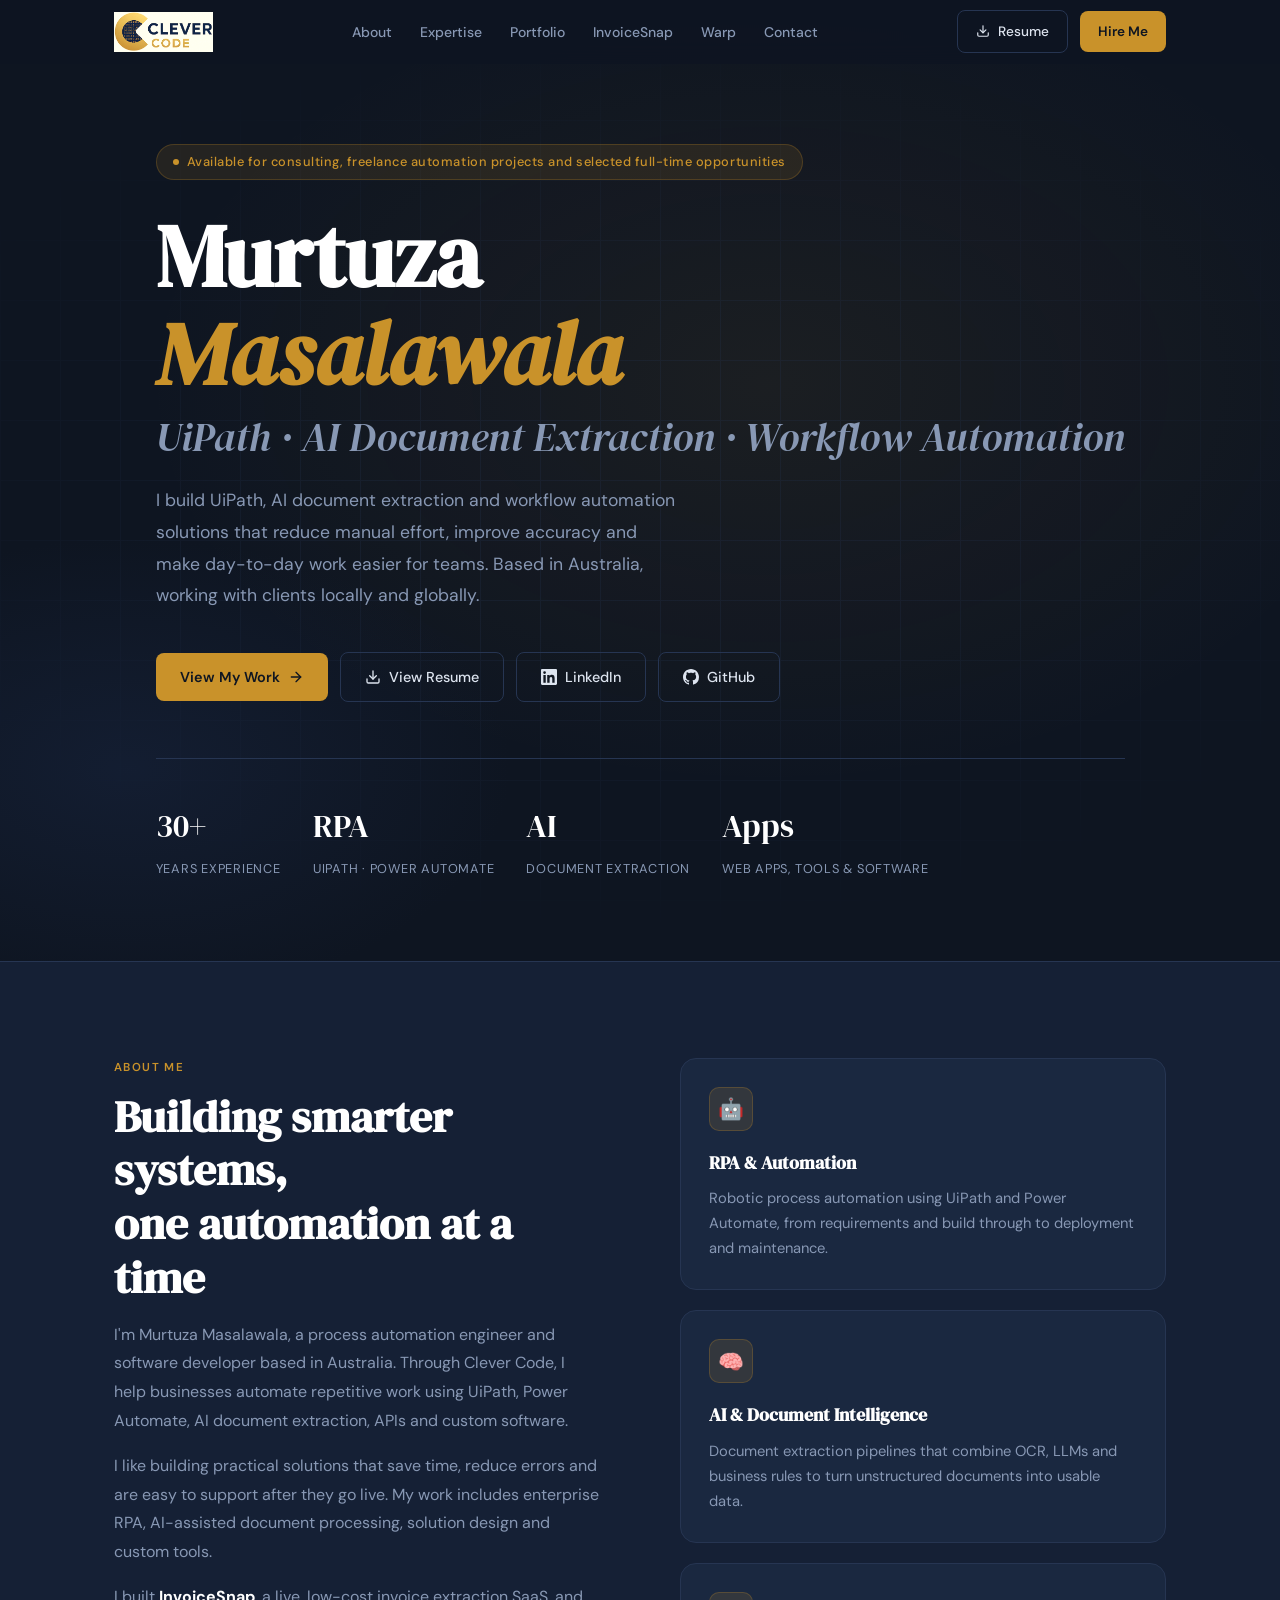
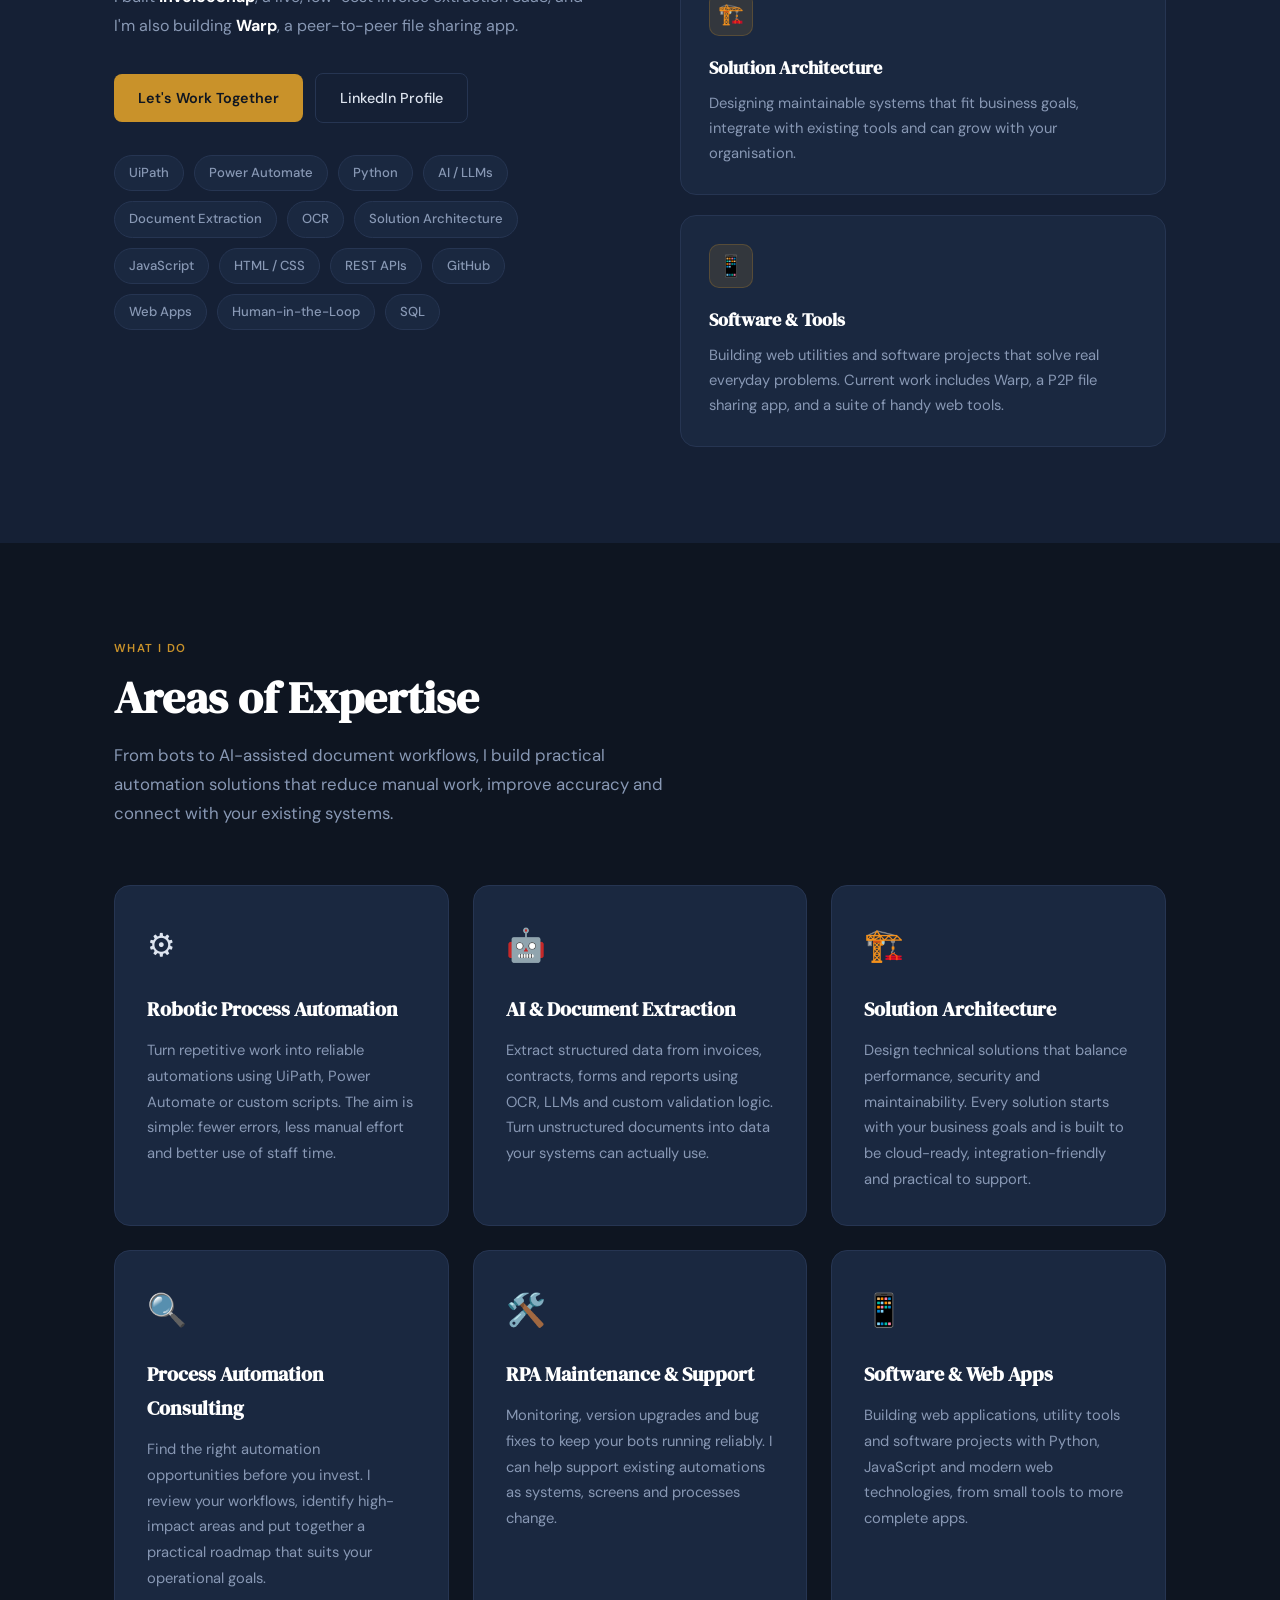
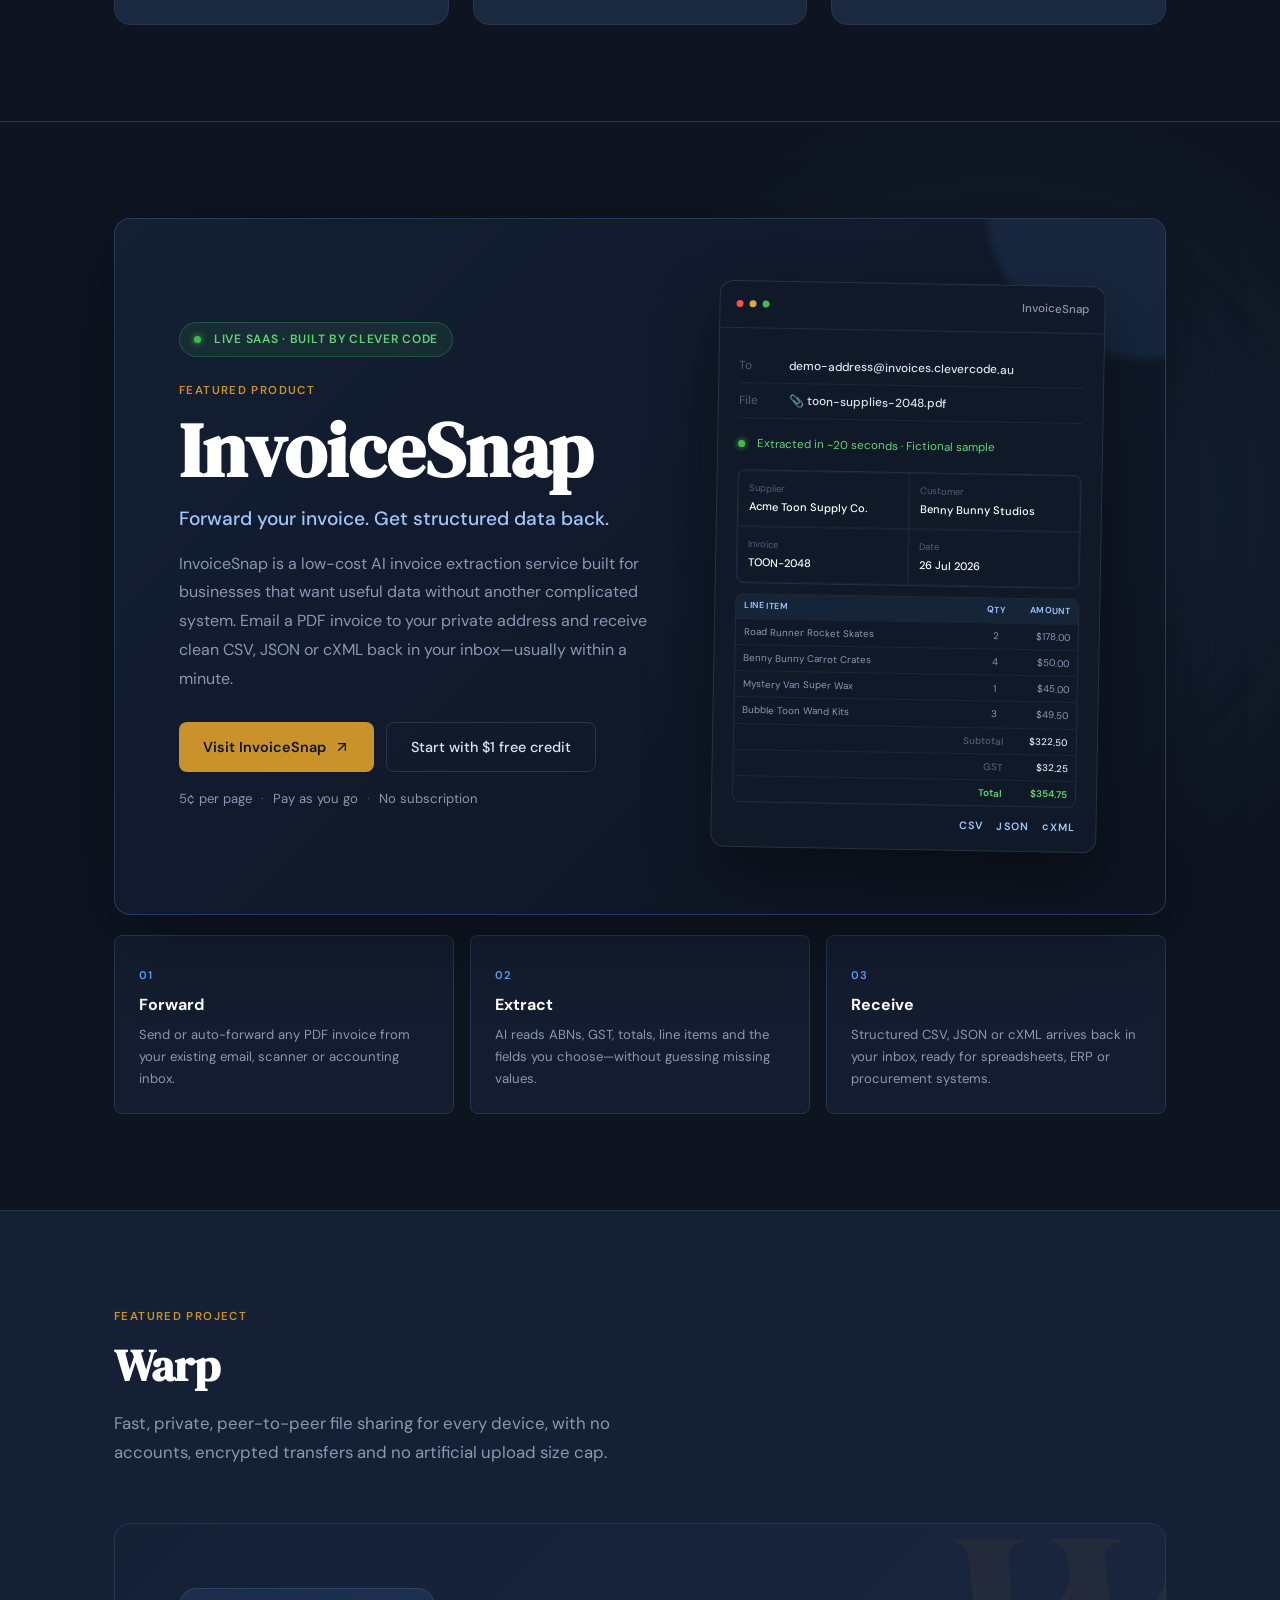
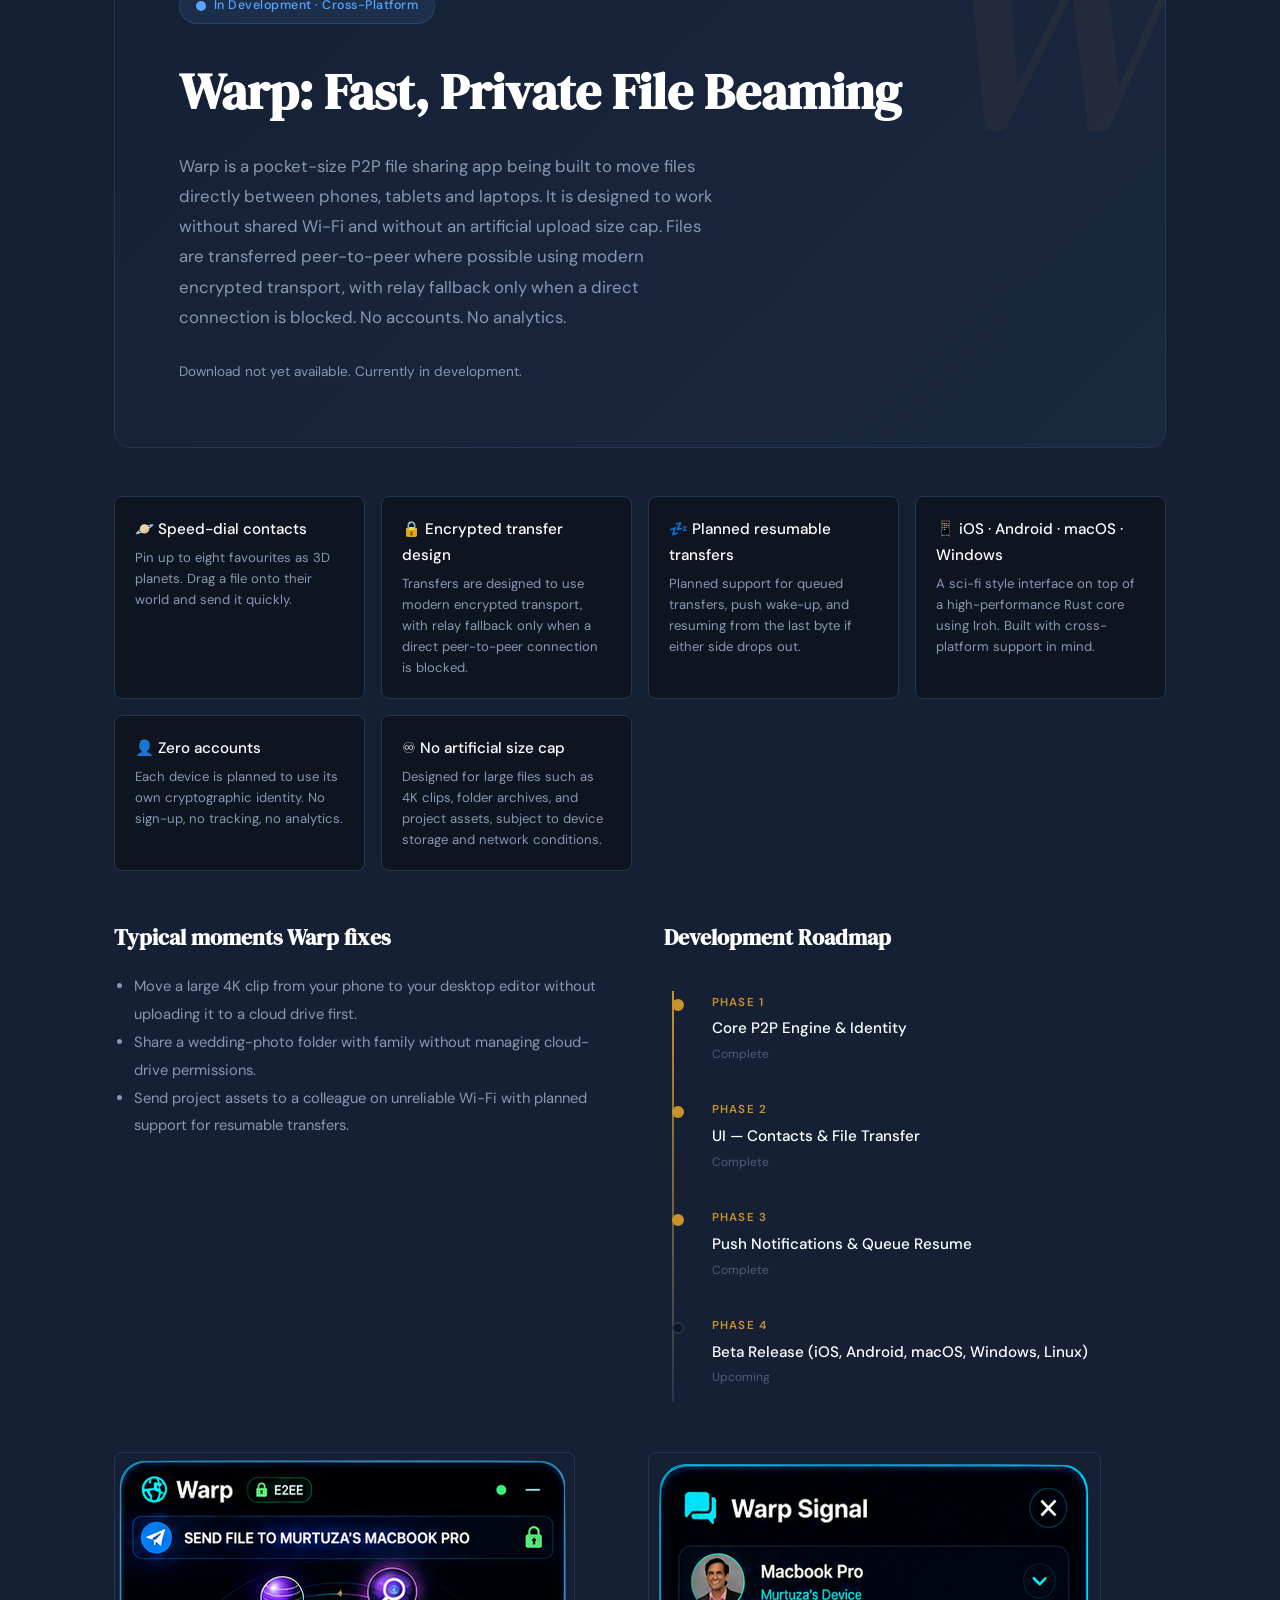
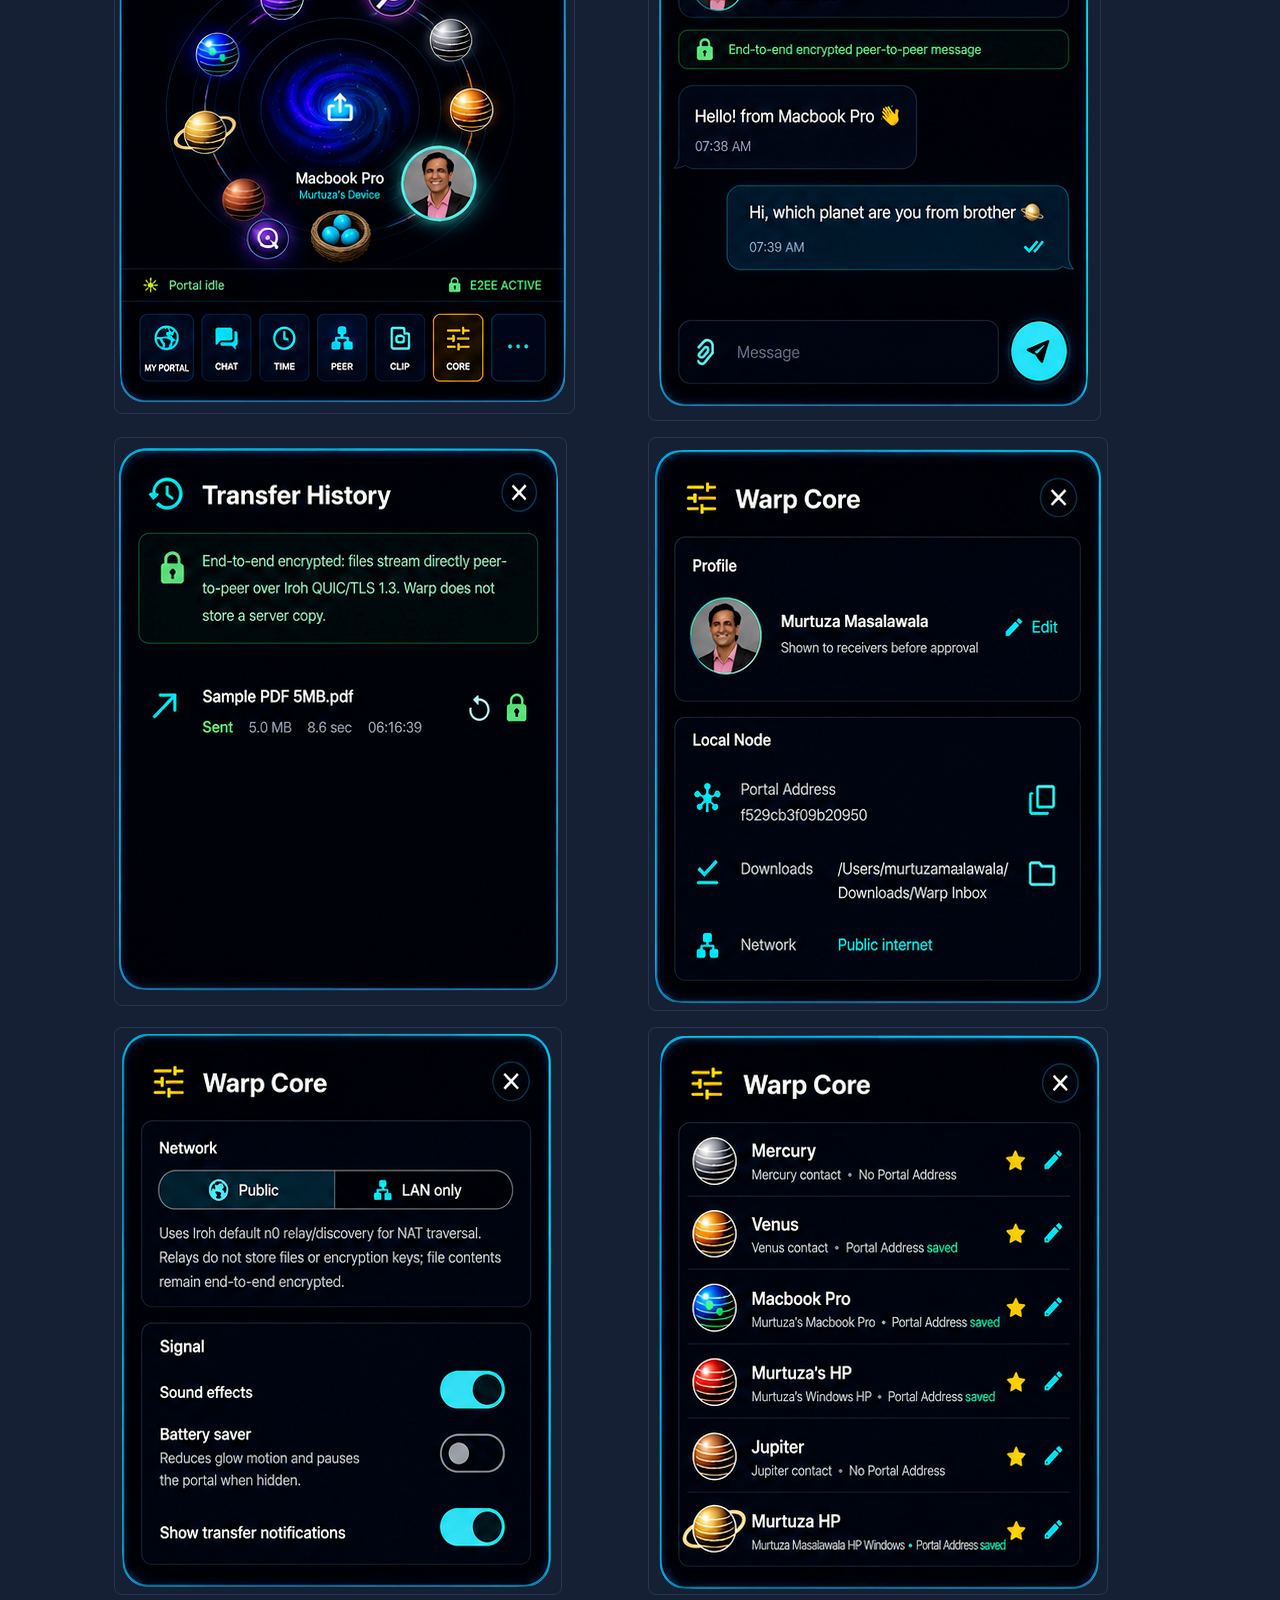
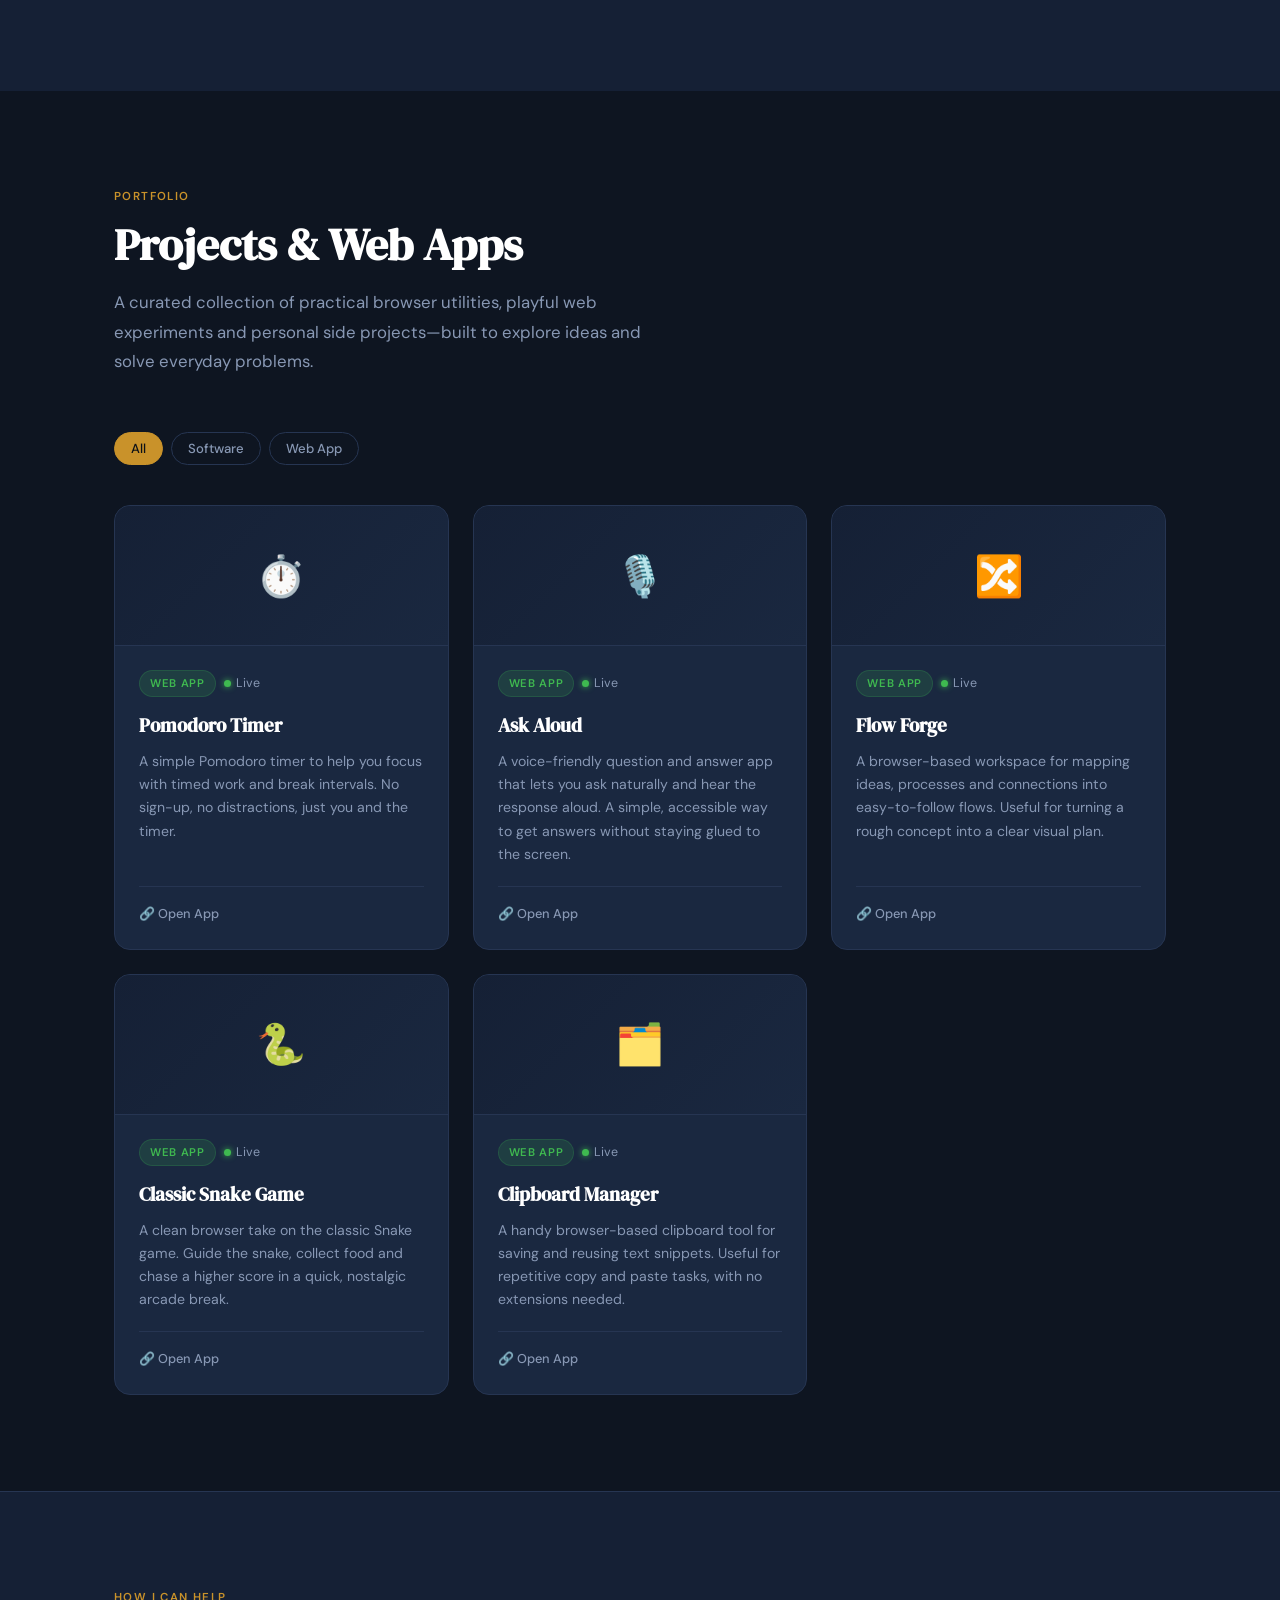
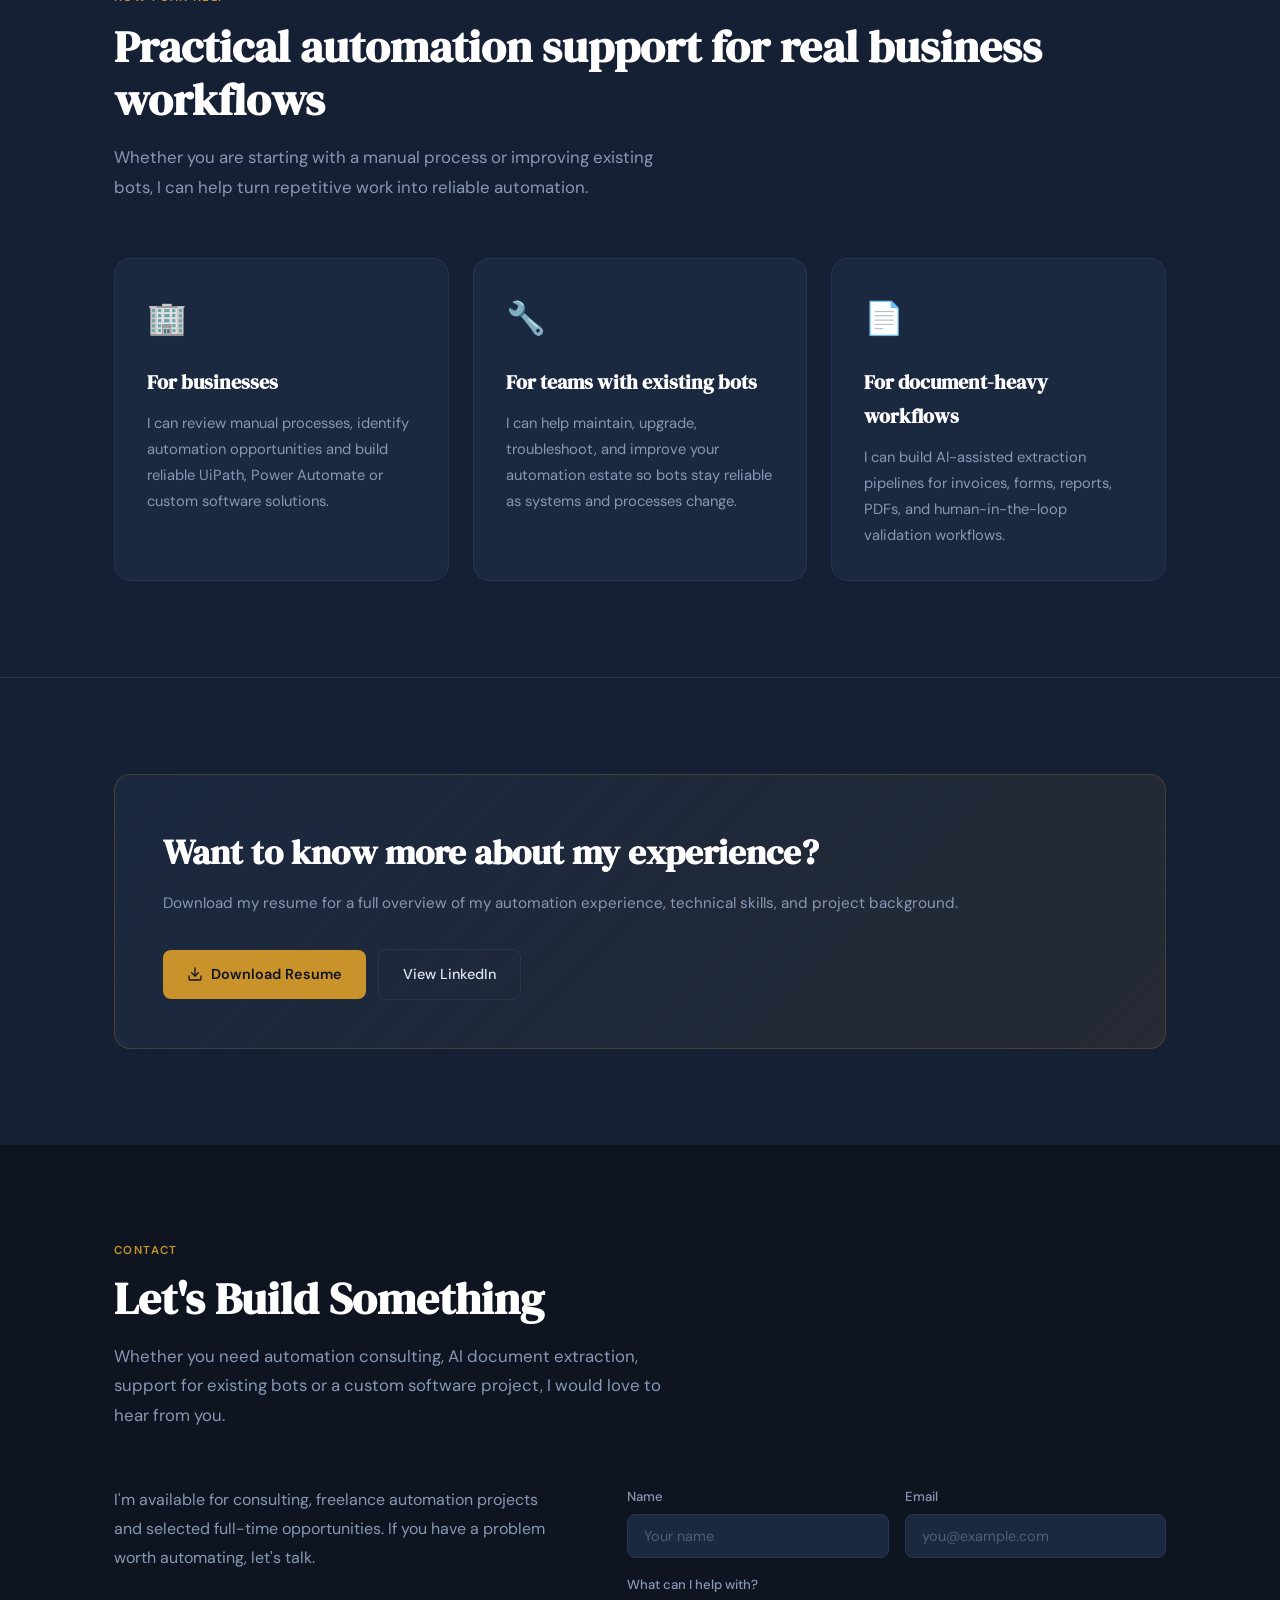
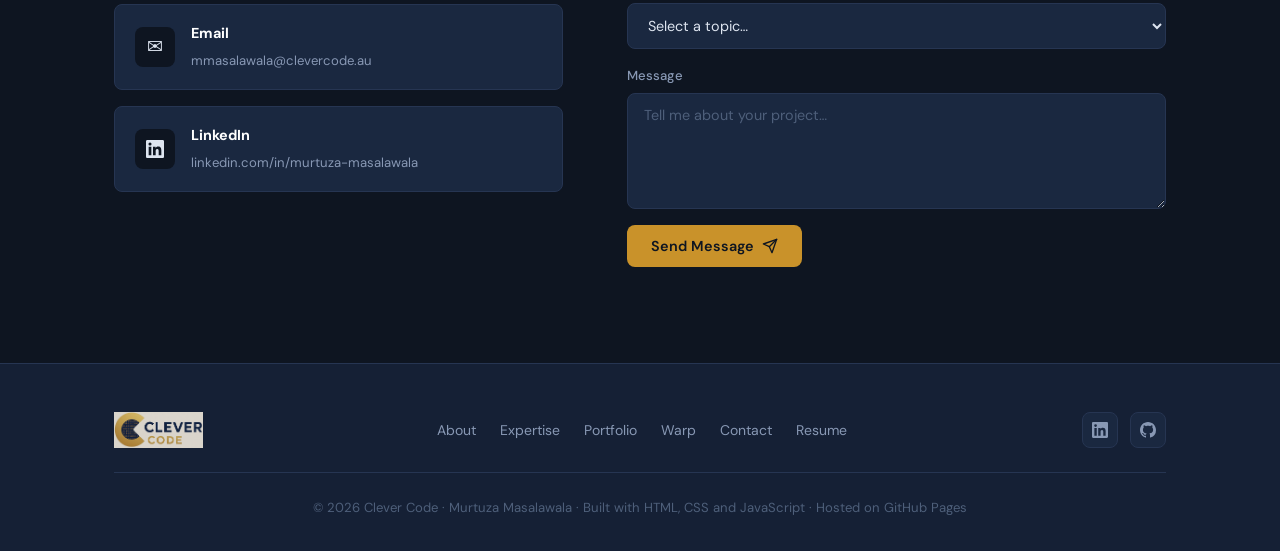
<file: index.html>
<!DOCTYPE html>
<html lang="en">
<head>
  <meta charset="UTF-8" />
  <meta name="viewport" content="width=device-width, initial-scale=1.0" />
  <meta name="description" content="Murtuza Masalawala, Process Automation Engineer and Software Developer based in Australia. Building UiPath, AI document extraction, RPA, and workflow automation solutions at Clever Code." />
  <meta name="keywords" content="process automation, RPA, UiPath, Power Automate, solution architect, AI, software developer, Melbourne, Australia" />
  <meta property="og:title" content="Clever Code — Murtuza Masalawala" />
  <meta property="og:description" content="Process Automation Engineer & Software Developer building UiPath, AI document extraction, RPA, and workflow automation solutions." />
  <meta property="og:type" content="website" />
  <meta property="og:url" content="https://clevercode.au" />
  <meta property="og:image" content="https://clevercode.au/images/logo.png" />
  <title>Clever Code | Murtuza Masalawala</title>
  <link rel="stylesheet" href="css/style.css" />
  <link rel="icon" type="image/x-icon" href="images/favicon.ico" />
  <link rel="icon" type="image/png" sizes="32x32" href="images/favicon-32.png" />
  <link rel="icon" type="image/png" sizes="16x16" href="images/favicon-16.png" />
  <link rel="icon" type="image/png" sizes="192x192" href="images/favicon-192.png" />
  <link rel="apple-touch-icon" sizes="180x180" href="images/apple-touch-icon.png" />
</head>
<body>

<!-- ═══════════════════════════════════════════════════════════
     NAVIGATION
════════════════════════════════════════════════════════════ -->
<nav class="nav" role="navigation" aria-label="Main navigation">
  <div class="nav__inner">
    <a href="#home" class="nav__logo">
      <img src="images/logo.png" alt="Clever Code" />
    </a>

    <ul class="nav__links">
      <li><a href="#about">About</a></li>
      <li><a href="#services">Expertise</a></li>
      <li><a href="#projects">Portfolio</a></li>
      <li><a href="#invoicesnap">InvoiceSnap</a></li>
      <li><a href="#warp">Warp</a></li>
      <li><a href="#contact">Contact</a></li>
    </ul>

    <div class="nav__cta">
      <a href="resume/resume.pdf" target="_blank" rel="noopener" class="btn btn--outline" style="padding:9px 18px;font-size:.85rem;">
        <svg width="14" height="14" viewBox="0 0 24 24" fill="none" stroke="currentColor" stroke-width="2" stroke-linecap="round" stroke-linejoin="round"><path d="M21 15v4a2 2 0 0 1-2 2H5a2 2 0 0 1-2-2v-4"/><polyline points="7 10 12 15 17 10"/><line x1="12" y1="15" x2="12" y2="3"/></svg>
        Resume
      </a>
      <a href="#contact" class="btn btn--primary" style="padding:9px 18px;font-size:.85rem;">Hire Me</a>
    </div>

    <button class="nav__hamburger" aria-label="Toggle menu">
      <span></span><span></span><span></span>
    </button>
  </div>
</nav>

<!-- Mobile nav -->
<div class="nav__mobile">
  <ul>
    <li><a href="#about">About</a></li>
    <li><a href="#services">Expertise</a></li>
    <li><a href="#projects">Portfolio</a></li>
    <li><a href="#invoicesnap">InvoiceSnap</a></li>
    <li><a href="#warp">Warp</a></li>
    <li><a href="#contact">Contact</a></li>
  </ul>
  <a href="resume/resume.pdf" target="_blank" rel="noopener" class="btn btn--outline">⬇ Download Resume</a>
</div>


<!-- ═══════════════════════════════════════════════════════════
     HERO
════════════════════════════════════════════════════════════ -->
<section id="home" class="hero">
  <div class="hero__bg"></div>
  <div class="hero__grid"></div>
  <div class="container">
    <div class="hero__inner">

      <div class="hero__eyebrow">
        <span></span>
        Available for consulting, freelance automation projects and selected full-time opportunities
      </div>

      <h1 class="hero__title">
        Murtuza<br><em>Masalawala</em>
      </h1>

      <p class="hero__subtitle">
        UiPath · AI Document Extraction · Workflow Automation
      </p>

      <p class="hero__desc">
        I build UiPath, AI document extraction and workflow automation solutions that reduce
        manual effort, improve accuracy and make day-to-day work easier for teams. Based in Australia,
        working with clients locally and globally.
      </p>

      <div class="btn-group">
        <a href="#projects" class="btn btn--primary">
          View My Work
          <svg width="16" height="16" viewBox="0 0 24 24" fill="none" stroke="currentColor" stroke-width="2" stroke-linecap="round" stroke-linejoin="round"><path d="M5 12h14"/><path d="m12 5 7 7-7 7"/></svg>
        </a>
        <a href="resume/resume.pdf" target="_blank" rel="noopener" class="btn btn--outline">
          <svg width="16" height="16" viewBox="0 0 24 24" fill="none" stroke="currentColor" stroke-width="2" stroke-linecap="round" stroke-linejoin="round"><path d="M21 15v4a2 2 0 0 1-2 2H5a2 2 0 0 1-2-2v-4"/><polyline points="7 10 12 15 17 10"/><line x1="12" y1="15" x2="12" y2="3"/></svg>
          View Resume
        </a>
        <a href="https://www.linkedin.com/in/murtuza-masalawala/" target="_blank" rel="noopener" class="btn btn--outline">
          <svg width="16" height="16" viewBox="0 0 24 24" fill="currentColor"><path d="M20.447 20.452h-3.554v-5.569c0-1.328-.027-3.037-1.852-3.037-1.853 0-2.136 1.445-2.136 2.939v5.667H9.351V9h3.414v1.561h.046c.477-.9 1.637-1.85 3.37-1.85 3.601 0 4.267 2.37 4.267 5.455v6.286zM5.337 7.433a2.062 2.062 0 0 1-2.063-2.065 2.064 2.064 0 1 1 2.063 2.065zm1.782 13.019H3.555V9h3.564v11.452zM22.225 0H1.771C.792 0 0 .774 0 1.729v20.542C0 23.227.792 24 1.771 24h20.451C23.2 24 24 23.227 24 22.271V1.729C24 .774 23.2 0 22.222 0h.003z"/></svg>
          LinkedIn
        </a>
        <a href="https://github.com/mfmgold" target="_blank" rel="noopener" class="btn btn--outline">
          <svg width="16" height="16" viewBox="0 0 24 24" fill="currentColor"><path d="M12 0C5.37 0 0 5.37 0 12c0 5.31 3.435 9.795 8.205 11.385.6.105.825-.255.825-.57 0-.285-.015-1.23-.015-2.235-3.015.555-3.795-.735-4.035-1.41-.135-.345-.72-1.41-1.23-1.695-.42-.225-1.02-.78-.015-.795.945-.015 1.62.87 1.845 1.23 1.08 1.815 2.805 1.305 3.495.99.105-.78.42-1.305.765-1.605-2.67-.3-5.46-1.335-5.46-5.925 0-1.305.465-2.385 1.23-3.225-.12-.3-.54-1.53.12-3.18 0 0 1.005-.315 3.3 1.23.96-.27 1.98-.405 3-.405s2.04.135 3 .405c2.295-1.56 3.3-1.23 3.3-1.23.66 1.65.24 2.88.12 3.18.765.84 1.23 1.905 1.23 3.225 0 4.605-2.805 5.625-5.475 5.925.435.375.81 1.095.81 2.22 0 1.605-.015 2.895-.015 3.3 0 .315.225.69.825.57A12.02 12.02 0 0 0 24 12c0-6.63-5.37-12-12-12z"/></svg>
          GitHub
        </a>
      </div>

      <div class="hero__stats">
        <div>
          <span class="hero__stat-value">30+</span>
          <span class="hero__stat-label">Years Experience</span>
        </div>
        <div>
          <span class="hero__stat-value">RPA</span>
          <span class="hero__stat-label">UiPath · Power Automate</span>
        </div>
        <div>
          <span class="hero__stat-value">AI</span>
          <span class="hero__stat-label">Document Extraction</span>
        </div>
        <div>
          <span class="hero__stat-value">Apps</span>
          <span class="hero__stat-label">Web Apps, Tools & Software</span>
        </div>
      </div>

    </div>
  </div>
</section>


<!-- ═══════════════════════════════════════════════════════════
     ABOUT
════════════════════════════════════════════════════════════ -->
<section id="about" class="section section--alt section--border-top">
  <div class="container">
    <div class="about__grid">

      <div class="fade-in">
        <span class="label">About Me</span>
        <h2 class="section-title">Building smarter systems,<br>one automation at a time</h2>
        <p style="color:var(--text-2);line-height:1.8;margin-bottom:16px;">
          I'm Murtuza Masalawala, a process automation engineer and software developer
          based in Australia. Through Clever Code, I help businesses automate repetitive
          work using UiPath, Power Automate, AI document extraction, APIs and custom software.
        </p>
        <p style="color:var(--text-2);line-height:1.8;margin-bottom:16px;">
          I like building practical solutions that save time, reduce errors and are easy to
          support after they go live. My work includes enterprise RPA, AI-assisted document
          processing, solution design and custom tools.
        </p>
        <p style="color:var(--text-2);line-height:1.8;margin-bottom:32px;">
          I built <strong style="color:var(--white);">InvoiceSnap</strong>, a live, low-cost
          invoice extraction SaaS, and I'm also building <strong style="color:var(--white);">Warp</strong>,
          a peer-to-peer file sharing app.
        </p>

        <div class="btn-group">
          <a href="#contact" class="btn btn--primary">Let's Work Together</a>
          <a href="https://www.linkedin.com/in/murtuza-masalawala/" target="_blank" rel="noopener" class="btn btn--outline">LinkedIn Profile</a>
        </div>

        <div class="about__skills">
          <span class="skill-tag">UiPath</span>
          <span class="skill-tag">Power Automate</span>
          <span class="skill-tag">Python</span>
          <span class="skill-tag">AI / LLMs</span>
          <span class="skill-tag">Document Extraction</span>
          <span class="skill-tag">OCR</span>
          <span class="skill-tag">Solution Architecture</span>
          <span class="skill-tag">JavaScript</span>
          <span class="skill-tag">HTML / CSS</span>
          <span class="skill-tag">REST APIs</span>
          <span class="skill-tag">GitHub</span>
          <span class="skill-tag">Web Apps</span>
          <span class="skill-tag">Human-in-the-Loop</span>
          <span class="skill-tag">SQL</span>
        </div>
      </div>

      <div class="about__cards fade-in">
        <div class="about__card">
          <div class="about__card-icon">🤖</div>
          <h3>RPA & Automation</h3>
          <p>Robotic process automation using UiPath and Power Automate,
             from requirements and build through to deployment and maintenance.</p>
        </div>
        <div class="about__card">
          <div class="about__card-icon">🧠</div>
          <h3>AI & Document Intelligence</h3>
          <p>Document extraction pipelines that combine OCR, LLMs and
             business rules to turn unstructured documents into usable data.</p>
        </div>
        <div class="about__card">
          <div class="about__card-icon">🏗️</div>
          <h3>Solution Architecture</h3>
          <p>Designing maintainable systems that fit business goals,
             integrate with existing tools and can grow with your organisation.</p>
        </div>
        <div class="about__card">
          <div class="about__card-icon">📱</div>
          <h3>Software & Tools</h3>
          <p>Building web utilities and software projects that solve real everyday problems.
             Current work includes Warp, a P2P file sharing app, and a suite of handy web tools.</p>
        </div>
      </div>

    </div>
  </div>
</section>


<!-- ═══════════════════════════════════════════════════════════
     EXPERTISE / SERVICES
════════════════════════════════════════════════════════════ -->
<section id="services" class="section">
  <div class="container">
    <div class="section-header fade-in">
      <span class="label">What I Do</span>
      <h2 class="section-title">Areas of Expertise</h2>
      <p class="section-sub">From bots to AI-assisted document workflows, I build practical automation solutions
        that reduce manual work, improve accuracy and connect with your existing systems.</p>
    </div>

    <div class="grid-2">
      <div class="service-card fade-in">
        <div class="service-card__icon">⚙️</div>
        <h3>Robotic Process Automation</h3>
        <p>Turn repetitive work into reliable automations using UiPath, Power Automate
           or custom scripts. The aim is simple: fewer errors, less manual effort and better
           use of staff time.</p>
      </div>
      <div class="service-card fade-in">
        <div class="service-card__icon">🤖</div>
        <h3>AI & Document Extraction</h3>
        <p>Extract structured data from invoices, contracts, forms and reports using
           OCR, LLMs and custom validation logic. Turn unstructured documents into data
           your systems can actually use.</p>
      </div>
      <div class="service-card fade-in">
        <div class="service-card__icon">🏗️</div>
        <h3>Solution Architecture</h3>
        <p>Design technical solutions that balance performance, security and maintainability.
           Every solution starts with your business goals and is built to be cloud-ready,
           integration-friendly and practical to support.</p>
      </div>
      <div class="service-card fade-in">
        <div class="service-card__icon">🔍</div>
        <h3>Process Automation Consulting</h3>
        <p>Find the right automation opportunities before you invest. I review your
           workflows, identify high-impact areas and put together a practical roadmap
           that suits your operational goals.</p>
      </div>
      <div class="service-card fade-in">
        <div class="service-card__icon">🛠️</div>
        <h3>RPA Maintenance & Support</h3>
        <p>Monitoring, version upgrades and bug fixes to keep your bots running reliably.
           I can help support existing automations as systems, screens and processes change.</p>
      </div>
      <div class="service-card fade-in">
        <div class="service-card__icon">📱</div>
        <h3>Software & Web Apps</h3>
        <p>Building web applications, utility tools and software projects with Python,
           JavaScript and modern web technologies, from small tools to more complete apps.</p>
      </div>
    </div>
  </div>
</section>


<!-- ═══════════════════════════════════════════════════════════
     INVOICESNAP — Live SaaS
════════════════════════════════════════════════════════════ -->
<section id="invoicesnap" class="section invoicesnap-section section--border-top">
  <div class="container">
    <div class="invoicesnap-hero fade-in">
      <div class="invoicesnap-hero__content">
        <div class="invoicesnap-hero__tag">
          <span class="status-dot status-live"></span>
          Live SaaS · Built by Clever Code
        </div>
        <span class="label">Featured Product</span>
        <h2>InvoiceSnap</h2>
        <p class="invoicesnap-hero__lead">Forward your invoice. Get structured data back.</p>
        <p>
          InvoiceSnap is a low-cost AI invoice extraction service built for businesses that
          want useful data without another complicated system. Email a PDF invoice to your
          private address and receive clean CSV, JSON or cXML back in your inbox—usually
          within a minute.
        </p>
        <div class="invoicesnap-hero__actions">
          <a href="https://invoicesnap.clevercode.au" target="_blank" rel="noopener" class="btn btn--primary">
            Visit InvoiceSnap
            <svg width="16" height="16" viewBox="0 0 24 24" fill="none" stroke="currentColor" stroke-width="2" stroke-linecap="round" stroke-linejoin="round"><path d="M7 17 17 7"/><path d="M7 7h10v10"/></svg>
          </a>
          <a href="https://invoicesnap.clevercode.au/auth/signup" target="_blank" rel="noopener" class="btn btn--outline">Start with $1 free credit</a>
        </div>
        <p class="invoicesnap-price">5¢ per page <span>·</span> Pay as you go <span>·</span> No subscription</p>
      </div>

      <div class="invoicesnap-demo" aria-label="Fictional cartoon-themed invoice emailed to InvoiceSnap and returned as structured data">
        <div class="invoicesnap-demo__bar">
          <span></span><span></span><span></span>
          <strong>InvoiceSnap</strong>
        </div>
        <div class="invoicesnap-email">
          <div><span>To</span><strong>demo-address@invoices.clevercode.au</strong></div>
          <div><span>File</span><strong>📎 toon-supplies-2048.pdf</strong></div>
        </div>
        <div class="invoicesnap-progress">
          <span class="status-dot status-live"></span>
          Extracted in ~20 seconds · Fictional sample
        </div>
        <div class="invoicesnap-invoice-meta">
          <div><span>Supplier</span><strong>Acme Toon Supply Co.</strong></div>
          <div><span>Customer</span><strong>Benny Bunny Studios</strong></div>
          <div><span>Invoice</span><strong>TOON-2048</strong></div>
          <div><span>Date</span><strong>26 Jul 2026</strong></div>
        </div>
        <div class="invoicesnap-table-wrap">
          <table class="invoicesnap-line-items">
            <thead>
              <tr><th>Line item</th><th>Qty</th><th>Amount</th></tr>
            </thead>
            <tbody>
              <tr><td>Road Runner Rocket Skates</td><td>2</td><td>$178.00</td></tr>
              <tr><td>Benny Bunny Carrot Crates</td><td>4</td><td>$50.00</td></tr>
              <tr><td>Mystery Van Super Wax</td><td>1</td><td>$45.00</td></tr>
              <tr><td>Bubble Toon Wand Kits</td><td>3</td><td>$49.50</td></tr>
            </tbody>
            <tfoot>
              <tr><th colspan="2">Subtotal</th><td>$322.50</td></tr>
              <tr><th colspan="2">GST</th><td>$32.25</td></tr>
              <tr class="invoicesnap-line-items__total"><th colspan="2">Total</th><td>$354.75</td></tr>
            </tfoot>
          </table>
        </div>
        <div class="invoicesnap-output">CSV &nbsp; JSON &nbsp; cXML</div>
      </div>
    </div>

    <div class="invoicesnap-features fade-in">
      <article>
        <span>01</span>
        <h3>Forward</h3>
        <p>Send or auto-forward any PDF invoice from your existing email, scanner or accounting inbox.</p>
      </article>
      <article>
        <span>02</span>
        <h3>Extract</h3>
        <p>AI reads ABNs, GST, totals, line items and the fields you choose—without guessing missing values.</p>
      </article>
      <article>
        <span>03</span>
        <h3>Receive</h3>
        <p>Structured CSV, JSON or cXML arrives back in your inbox, ready for spreadsheets, ERP or procurement systems.</p>
      </article>
    </div>
  </div>
</section>


<!-- ═══════════════════════════════════════════════════════════
     WARP — Featured Project
════════════════════════════════════════════════════════════ -->
<section id="warp" class="section section--alt section--border-top">
  <div class="container">

    <div class="section-header fade-in">
      <span class="label">Featured Project</span>
      <h2 class="section-title">Warp</h2>
      <p class="section-sub">Fast, private, peer-to-peer file sharing for every device, with no accounts, encrypted transfers and no artificial upload size cap.</p>
    </div>

    <div class="warp-hero fade-in">
      <div class="warp-hero__tag">
        <svg width="10" height="10" viewBox="0 0 10 10" fill="currentColor"><circle cx="5" cy="5" r="5"/></svg>
        In Development · Cross-Platform
      </div>
      <h2>Warp: Fast, Private File Beaming</h2>
      <p>
        Warp is a pocket-size P2P file sharing app being built to move files directly between
        phones, tablets and laptops. It is designed to work without shared Wi-Fi and without
        an artificial upload size cap. Files are transferred peer-to-peer where possible using
        modern encrypted transport, with relay fallback only when a direct connection is blocked.
        No accounts. No analytics.
      </p>
      <div class="btn-group" style="margin-top:28px;">
        <span style="color:var(--text-2);font-size:.85rem;align-self:center;">Download not yet available. Currently in development.</span>
      </div>
    </div>

    <!-- Why you'll like it -->
    <div style="display:grid;grid-template-columns:repeat(auto-fit,minmax(240px,1fr));gap:16px;margin-bottom:48px;" class="fade-in">
      <div class="warp-feature">
        <h4>🪐 Speed-dial contacts</h4>
        <p>Pin up to eight favourites as 3D planets. Drag a file onto their world and send it quickly.</p>
      </div>
      <div class="warp-feature">
        <h4>🔒 Encrypted transfer design</h4>
        <p>Transfers are designed to use modern encrypted transport, with relay fallback only when a direct peer-to-peer connection is blocked.</p>
      </div>
      <div class="warp-feature">
        <h4>💤 Planned resumable transfers</h4>
        <p>Planned support for queued transfers, push wake-up, and resuming from the last byte if either side drops out.</p>
      </div>
      <div class="warp-feature">
        <h4>📱 iOS · Android · macOS · Windows</h4>
        <p>A sci-fi style interface on top of a high-performance Rust core using Iroh. Built with cross-platform support in mind.</p>
      </div>
      <div class="warp-feature">
        <h4>👤 Zero accounts</h4>
        <p>Each device is planned to use its own cryptographic identity. No sign-up, no tracking, no analytics.</p>
      </div>
      <div class="warp-feature">
        <h4>♾️ No artificial size cap</h4>
        <p>Designed for large files such as 4K clips, folder archives, and project assets, subject to device storage and network conditions.</p>
      </div>
    </div>

    <div style="display:grid;grid-template-columns:1fr 1fr;gap:48px;align-items:start;" class="fade-in">
      <div>
        <h3 style="font-family:var(--font-display);font-size:1.4rem;color:var(--white);margin-bottom:16px;">Typical moments Warp fixes</h3>
        <ul style="color:var(--text-2);font-size:.92rem;line-height:1.9;padding-left:20px;">
          <li>Move a large 4K clip from your phone to your desktop editor without uploading it to a cloud drive first.</li>
          <li>Share a wedding-photo folder with family without managing cloud-drive permissions.</li>
          <li>Send project assets to a colleague on unreliable Wi-Fi with planned support for resumable transfers.</li>
        </ul>
      </div>
      <div>
        <h3 style="font-family:var(--font-display);font-size:1.4rem;color:var(--white);margin-bottom:24px;">Development Roadmap</h3>
        <div class="roadmap" id="warp-roadmap">
          <!-- Populated by JS from projects.json -->
        </div>
      </div>
    </div>

    <!-- Screenshot placeholder
    <div style="margin-top:40px;background:var(--bg-3);border:2px dashed var(--border);border-radius:var(--radius-lg);padding:64px 32px;text-align:center;" class="fade-in">
      <p style="color:var(--text-3);font-size:.9rem;margin-bottom:8px;">📸 Screenshots coming soon</p>
      <p style="color:var(--text-3);font-size:.8rem;">Add screenshots to <code style="background:var(--bg);padding:2px 6px;border-radius:4px;color:var(--text-2);">images/warp/</code> and update the Warp section in <code style="background:var(--bg);padding:2px 6px;border-radius:4px;color:var(--text-2);">index.html</code></p>
    </div> -->
    <div style="display:grid;grid-template-columns:1fr 1fr;gap:16px;margin-top:40px;">
      <img src="images/warp/screenshot-1.png" alt="Warp home screen"
         style="border-radius:8px;border:1px solid var(--border);" />
      <img src="images/warp/screenshot-2.png" alt="Warp speed-dial contacts screen"
         style="border-radius:8px;border:1px solid var(--border);" />
      <img src="images/warp/screenshot-3.png" alt="Warp file selection screen"
         style="border-radius:8px;border:1px solid var(--border);" />
      <img src="images/warp/screenshot-4.png" alt="Warp transfer progress screen"
         style="border-radius:8px;border:1px solid var(--border);" />
      <img src="images/warp/screenshot-5.png" alt="Warp device pairing screen"
         style="border-radius:8px;border:1px solid var(--border);" />
      <img src="images/warp/screenshot-6.png" alt="Warp settings screen"
         style="border-radius:8px;border:1px solid var(--border);" />
    </div>

  </div>
</section>


<!-- ═══════════════════════════════════════════════════════════
     PORTFOLIO OF WORK
════════════════════════════════════════════════════════════ -->
<section id="projects" class="section">
  <div class="container">
    <div class="section-header section-header--flex fade-in">
      <div>
        <span class="label">Portfolio</span>
        <h2 class="section-title">Projects & Web Apps</h2>
        <p class="section-sub">A curated collection of practical browser utilities, playful web experiments and personal side projects—built to explore ideas and solve everyday problems.</p>
      </div>
    </div>

    <div id="filter-bar" class="filter-bar"></div>
    <div id="projects-grid" class="grid-3">
      <!-- Populated by main.js -->
    </div>
  </div>
</section>


<!-- ═══════════════════════════════════════════════════════════
     HOW I CAN HELP
════════════════════════════════════════════════════════════ -->
<section class="section section--alt section--border-top">
  <div class="container">
    <div class="section-header fade-in">
      <span class="label">How I Can Help</span>
      <h2 class="section-title">Practical automation support for real business workflows</h2>
      <p class="section-sub">Whether you are starting with a manual process or improving existing bots, I can help turn repetitive work into reliable automation.</p>
    </div>

    <div class="grid-3">
      <div class="service-card fade-in">
        <div class="service-card__icon">🏢</div>
        <h3>For businesses</h3>
        <p>I can review manual processes, identify automation opportunities and build reliable UiPath, Power Automate or custom software solutions.</p>
      </div>
      <div class="service-card fade-in">
        <div class="service-card__icon">🔧</div>
        <h3>For teams with existing bots</h3>
        <p>I can help maintain, upgrade, troubleshoot, and improve your automation estate so bots stay reliable as systems and processes change.</p>
      </div>
      <div class="service-card fade-in">
        <div class="service-card__icon">📄</div>
        <h3>For document-heavy workflows</h3>
        <p>I can build AI-assisted extraction pipelines for invoices, forms, reports, PDFs, and human-in-the-loop validation workflows.</p>
      </div>
    </div>
  </div>
</section>

<div id="apps"></div>


<!-- ═══════════════════════════════════════════════════════════
     RESUME CTA
════════════════════════════════════════════════════════════ -->
<section class="section section--alt section--border-top">
  <div class="container">
    <div class="resume-strip fade-in">
      <div>
        <h2>Want to know more about my experience?</h2>
        <p>Download my resume for a full overview of my automation experience, technical skills, and project background.</p>
      </div>
      <div class="btn-group">
        <a href="resume/resume.pdf" target="_blank" rel="noopener" class="btn btn--primary">
          <svg width="16" height="16" viewBox="0 0 24 24" fill="none" stroke="currentColor" stroke-width="2" stroke-linecap="round" stroke-linejoin="round"><path d="M21 15v4a2 2 0 0 1-2 2H5a2 2 0 0 1-2-2v-4"/><polyline points="7 10 12 15 17 10"/><line x1="12" y1="15" x2="12" y2="3"/></svg>
          Download Resume
        </a>
        <a href="https://www.linkedin.com/in/murtuza-masalawala/" target="_blank" rel="noopener" class="btn btn--outline">
          View LinkedIn
        </a>
      </div>
    </div>
  </div>
</section>


<!-- ═══════════════════════════════════════════════════════════
     CONTACT
════════════════════════════════════════════════════════════ -->
<section id="contact" class="section">
  <div class="container">
    <div class="section-header fade-in">
      <span class="label">Contact</span>
      <h2 class="section-title">Let's Build Something</h2>
      <p class="section-sub">Whether you need automation consulting, AI document extraction, support for existing bots or a custom software project, I would love to hear from you.</p>
    </div>

    <div class="contact-grid">

      <div class="fade-in">
        <p style="color:var(--text-2);line-height:1.8;margin-bottom:8px;">
          I'm available for consulting, freelance automation projects and selected full-time opportunities.
          If you have a problem worth automating, let's talk.
        </p>

        <div class="contact-links">
          <a href="mailto:mmasalawala@clevercode.au" class="contact-link">
            <div class="contact-link__icon">✉️</div>
            <div class="contact-link__text">
              <strong>Email</strong>
              <span>mmasalawala@clevercode.au</span>
            </div>
          </a>
          <a href="https://www.linkedin.com/in/murtuza-masalawala/" target="_blank" rel="noopener" class="contact-link">
            <div class="contact-link__icon">
              <svg width="18" height="18" viewBox="0 0 24 24" fill="currentColor"><path d="M20.447 20.452h-3.554v-5.569c0-1.328-.027-3.037-1.852-3.037-1.853 0-2.136 1.445-2.136 2.939v5.667H9.351V9h3.414v1.561h.046c.477-.9 1.637-1.85 3.37-1.85 3.601 0 4.267 2.37 4.267 5.455v6.286zM5.337 7.433a2.062 2.062 0 0 1-2.063-2.065 2.064 2.064 0 1 1 2.063 2.065zm1.782 13.019H3.555V9h3.564v11.452zM22.225 0H1.771C.792 0 0 .774 0 1.729v20.542C0 23.227.792 24 1.771 24h20.451C23.2 24 24 23.227 24 22.271V1.729C24 .774 23.2 0 22.222 0h.003z"/></svg>
            </div>
            <div class="contact-link__text">
              <strong>LinkedIn</strong>
              <span>linkedin.com/in/murtuza-masalawala</span>
            </div>
          </a>
        </div>
      </div>

      <form id="contact-form" class="contact-form fade-in">
        <div class="form-row">
          <div class="form-group">
            <label for="name">Name</label>
            <input type="text" id="name" name="name" placeholder="Your name" required />
          </div>
          <div class="form-group">
            <label for="email">Email</label>
            <input type="email" id="email" name="email" placeholder="you@example.com" required />
          </div>
        </div>
        <div class="form-group">
          <label for="subject">What can I help with?</label>
          <select id="subject" name="subject">
            <option value="">Select a topic…</option>
            <option value="rpa">RPA / Process Automation</option>
            <option value="ai">AI / Document Extraction</option>
            <option value="architecture">Solution Architecture</option>
            <option value="software">Software / Web App Development</option>
            <option value="support">RPA Maintenance / Bot Support</option>
            <option value="consulting">Automation Consulting</option>
            <option value="other">Something else</option>
          </select>
        </div>
        <div class="form-group">
          <label for="message">Message</label>
          <textarea id="message" name="message" rows="5" placeholder="Tell me about your project…" required></textarea>
        </div>
        <button type="submit" class="btn btn--primary" style="align-self:flex-start;">
          Send Message
          <svg width="16" height="16" viewBox="0 0 24 24" fill="none" stroke="currentColor" stroke-width="2" stroke-linecap="round" stroke-linejoin="round"><path d="M22 2 11 13"/><path d="m22 2-7 20-4-9-9-4 20-7z"/></svg>
        </button>
      </form>

    </div>
  </div>
</section>


<!-- ═══════════════════════════════════════════════════════════
     FOOTER
════════════════════════════════════════════════════════════ -->
<footer class="footer">
  <div class="container">
    <div class="footer__inner">
      <a href="#home" class="footer__logo" style="text-decoration:none;">
        <img src="images/logo.png" alt="Clever Code" />
      </a>
      <ul class="footer__links">
        <li><a href="#about">About</a></li>
        <li><a href="#services">Expertise</a></li>
        <li><a href="#projects">Portfolio</a></li>
        <li><a href="#warp">Warp</a></li>
        <li><a href="#contact">Contact</a></li>
        <li><a href="resume/resume.pdf" target="_blank" rel="noopener">Resume</a></li>
      </ul>
      <div class="footer__social">
        <a href="https://www.linkedin.com/in/murtuza-masalawala/" target="_blank" rel="noopener" aria-label="LinkedIn">
          <svg width="16" height="16" viewBox="0 0 24 24" fill="currentColor"><path d="M20.447 20.452h-3.554v-5.569c0-1.328-.027-3.037-1.852-3.037-1.853 0-2.136 1.445-2.136 2.939v5.667H9.351V9h3.414v1.561h.046c.477-.9 1.637-1.85 3.37-1.85 3.601 0 4.267 2.37 4.267 5.455v6.286zM5.337 7.433a2.062 2.062 0 0 1-2.063-2.065 2.064 2.064 0 1 1 2.063 2.065zm1.782 13.019H3.555V9h3.564v11.452zM22.225 0H1.771C.792 0 0 .774 0 1.729v20.542C0 23.227.792 24 1.771 24h20.451C23.2 24 24 23.227 24 22.271V1.729C24 .774 23.2 0 22.222 0h.003z"/></svg>
        </a>
        <a href="https://github.com/mfmgold" target="_blank" rel="noopener" aria-label="GitHub">
          <svg width="16" height="16" viewBox="0 0 24 24" fill="currentColor"><path d="M12 0C5.37 0 0 5.37 0 12c0 5.31 3.435 9.795 8.205 11.385.6.105.825-.255.825-.57 0-.285-.015-1.23-.015-2.235-3.015.555-3.795-.735-4.035-1.41-.135-.345-.72-1.41-1.23-1.695-.42-.225-1.02-.78-.015-.795.945-.015 1.62.87 1.845 1.23 1.08 1.815 2.805 1.305 3.495.99.105-.78.42-1.305.765-1.605-2.67-.3-5.46-1.335-5.46-5.925 0-1.305.465-2.385 1.23-3.225-.12-.3-.54-1.53.12-3.18 0 0 1.005-.315 3.3 1.23.96-.27 1.98-.405 3-.405s2.04.135 3 .405c2.295-1.56 3.3-1.23 3.3-1.23.66 1.65.24 2.88.12 3.18.765.84 1.23 1.905 1.23 3.225 0 4.605-2.805 5.625-5.475 5.925.435.375.81 1.095.81 2.22 0 1.605-.015 2.895-.015 3.3 0 .315.225.69.825.57A12.02 12.02 0 0 0 24 12c0-6.63-5.37-12-12-12z"/></svg>
        </a>
      </div>
    </div>
    <div style="margin-top:24px;padding-top:24px;border-top:1px solid var(--border);text-align:center;">
      <p class="footer__copy">© <span id="year"></span> Clever Code · Murtuza Masalawala · Built with HTML, CSS and JavaScript · Hosted on GitHub Pages</p>
    </div>
  </div>
</footer>

<script>document.getElementById('year').textContent = new Date().getFullYear();</script>
<script src="js/main.js?v=20260613-icons-fix"></script>
</body>
</html>
</file>
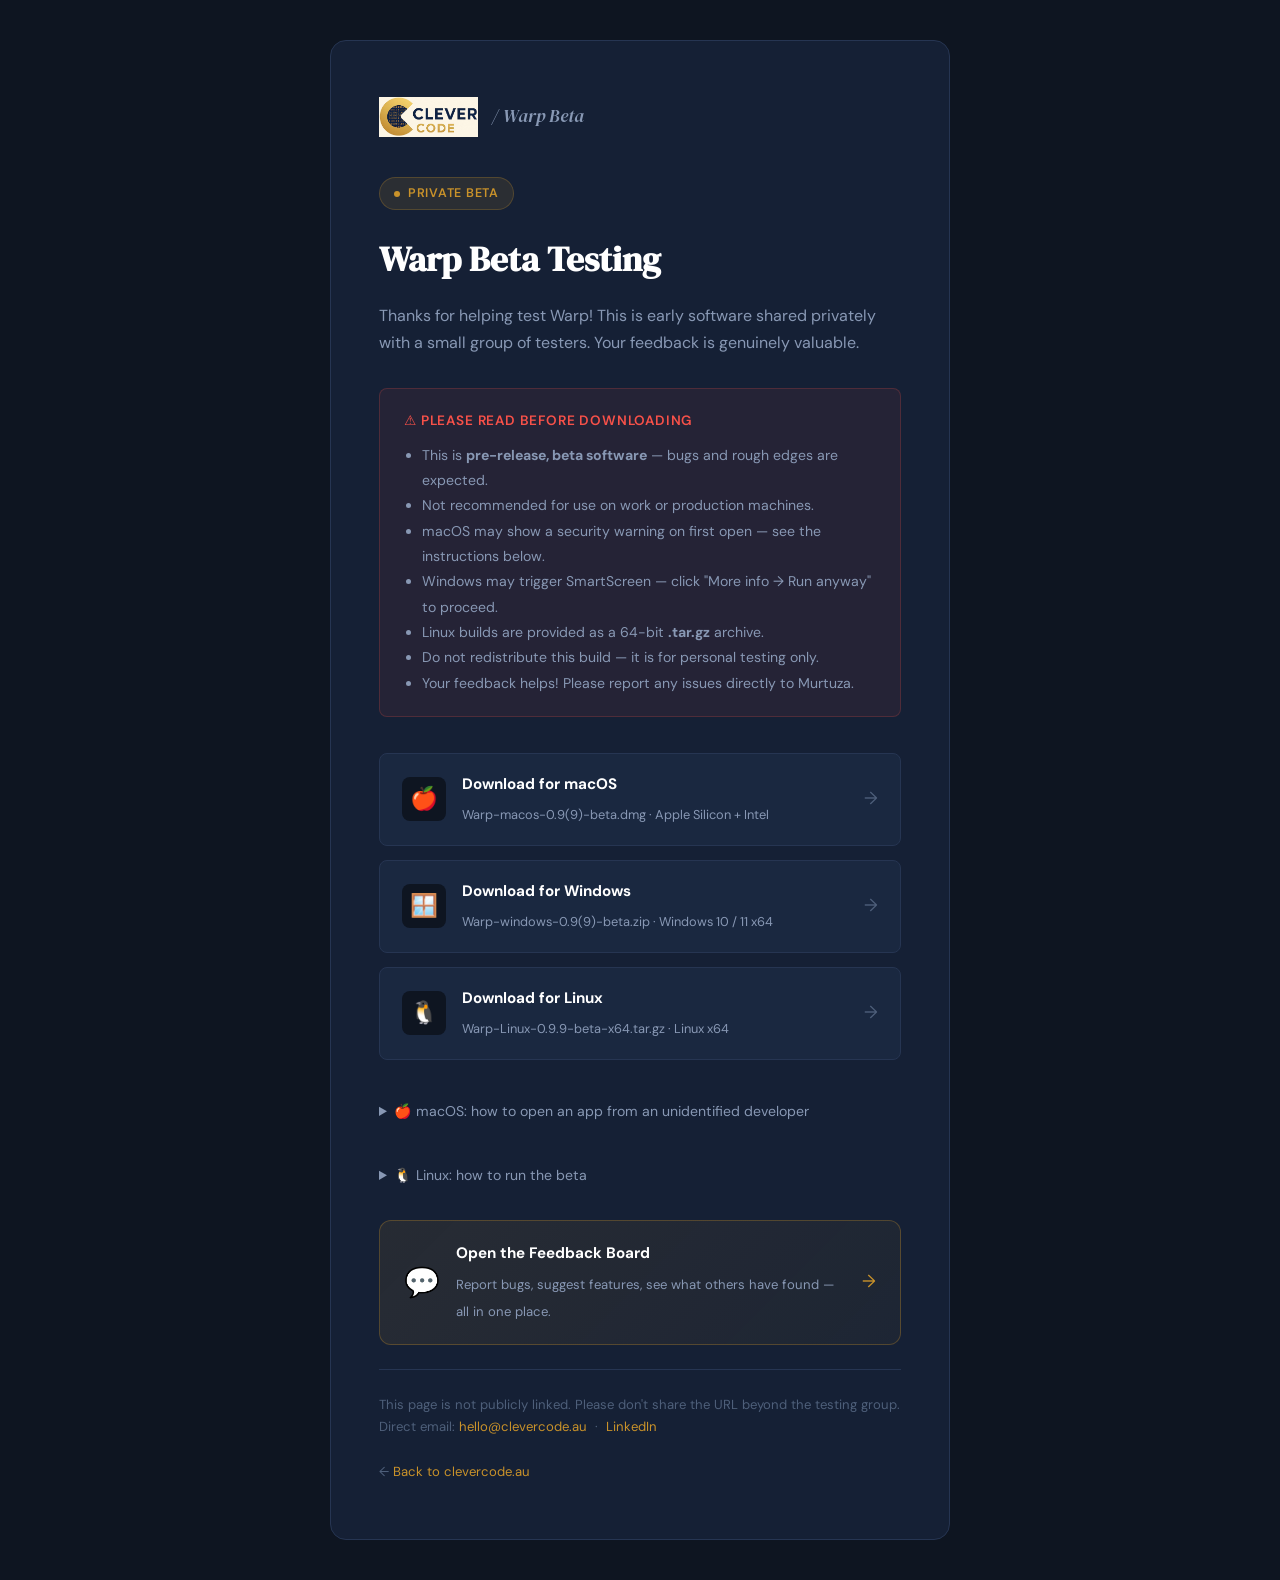
<file: beta.html>
<!DOCTYPE html>
<html lang="en">
<head>
  <meta charset="UTF-8" />
  <meta name="viewport" content="width=device-width, initial-scale=1.0" />
  <meta name="robots" content="noindex, nofollow" />
  <title>Warp Beta — Clever Code</title>
  <link rel="stylesheet" href="css/style.css" />
  <link rel="icon" type="image/x-icon" href="images/favicon.ico" />
  <style>
    .beta-wrap {
      min-height: 100vh;
      display: flex;
      align-items: center;
      justify-content: center;
      padding: 40px 24px;
    }
    .beta-card {
      background: var(--bg-2);
      border: 1px solid var(--border);
      border-radius: var(--radius-lg);
      padding: 56px 48px;
      max-width: 620px;
      width: 100%;
    }
    .beta-logo {
      display: flex;
      align-items: center;
      gap: 14px;
      margin-bottom: 40px;
    }
    .beta-logo img { height: 40px; }
    .beta-logo span {
      font-family: var(--font-display);
      font-size: 1.1rem;
      font-style: italic;
      color: var(--text-2);
    }
    .beta-tag {
      display: inline-flex;
      align-items: center;
      gap: 8px;
      background: rgba(201,146,42,.12);
      border: 1px solid rgba(201,146,42,.25);
      border-radius: 100px;
      padding: 5px 14px;
      font-size: .78rem;
      font-weight: 600;
      color: var(--accent);
      letter-spacing: .06em;
      text-transform: uppercase;
      margin-bottom: 20px;
    }
    .beta-tag span {
      width: 6px; height: 6px;
      background: var(--accent);
      border-radius: 50%;
      animation: pulse 2s infinite;
    }
    .beta-card h1 {
      font-family: var(--font-display);
      font-size: 2.2rem;
      color: var(--white);
      margin-bottom: 12px;
    }
    .beta-card .tagline {
      color: var(--text-2);
      font-size: 1rem;
      line-height: 1.7;
      margin-bottom: 32px;
    }

    /* Disclaimer box */
    .disclaimer {
      background: rgba(248,81,73,.07);
      border: 1px solid rgba(248,81,73,.2);
      border-radius: var(--radius);
      padding: 20px 24px;
      margin-bottom: 36px;
    }
    .disclaimer h3 {
      color: #f85149;
      font-size: .85rem;
      font-weight: 600;
      letter-spacing: .06em;
      text-transform: uppercase;
      margin-bottom: 10px;
      display: flex;
      align-items: center;
      gap: 8px;
    }
    .disclaimer ul {
      padding-left: 18px;
      color: var(--text-2);
      font-size: .88rem;
      line-height: 1.8;
    }

    /* Download buttons */
    .downloads { display: flex; flex-direction: column; gap: 14px; margin-bottom: 32px; }
    .dl-btn {
      display: flex;
      align-items: center;
      gap: 16px;
      background: var(--bg-3);
      border: 1px solid var(--border);
      border-radius: var(--radius);
      padding: 18px 22px;
      text-decoration: none;
      color: var(--text);
      transition: all .2s;
    }
    .dl-btn:hover {
      border-color: var(--accent);
      background: var(--accent-glow);
      color: var(--white);
      transform: translateX(4px);
    }
    .dl-btn__icon {
      width: 44px; height: 44px;
      background: var(--bg);
      border-radius: var(--radius);
      display: flex; align-items: center; justify-content: center;
      font-size: 1.4rem;
      flex-shrink: 0;
    }
    .dl-btn__info { flex: 1; }
    .dl-btn__info strong { display: block; color: var(--white); font-size: .95rem; margin-bottom: 2px; }
    .dl-btn__info span { color: var(--text-2); font-size: .8rem; }
    .dl-btn__arrow { color: var(--text-3); font-size: 1.1rem; transition: transform .2s; }
    .dl-btn:hover .dl-btn__arrow { transform: translateX(4px); color: var(--accent); }

    .dl-btn.unavailable {
      opacity: .45;
      pointer-events: none;
      cursor: not-allowed;
    }

    .beta-footer {
      border-top: 1px solid var(--border);
      padding-top: 24px;
      font-size: .82rem;
      color: var(--text-3);
      line-height: 1.7;
    }
    .beta-footer a { color: var(--accent); }

    @media (max-width: 520px) {
      .beta-card { padding: 36px 24px; }
      .beta-card h1 { font-size: 1.8rem; }
    }
  </style>
</head>
<body>
<div class="beta-wrap">
  <div class="beta-card">

    <div class="beta-logo">
      <a href="index.html"><img src="images/logo.png" alt="Clever Code" /></a>
      <span>/ Warp Beta</span>
    </div>

    <div class="beta-tag">
      <span></span>
      Private Beta
    </div>

    <h1>Warp Beta Testing</h1>
    <p class="tagline">
      Thanks for helping test Warp! This is early software shared privately with
      a small group of testers. Your feedback is genuinely valuable.
    </p>

    <div class="disclaimer">
      <h3>⚠️ Please read before downloading</h3>
      <ul>
        <li>This is <strong>pre-release, beta software</strong> — bugs and rough edges are expected.</li>
        <li>Not recommended for use on work or production machines.</li>
        <li>macOS may show a security warning on first open — see the instructions below.</li>
        <li>Windows may trigger SmartScreen — click "More info → Run anyway" to proceed.</li>
        <li>Linux builds are provided as a 64-bit <strong>.tar.gz</strong> archive.</li>
        <li>Do not redistribute this build — it is for personal testing only.</li>
        <li>Your feedback helps! Please report any issues directly to Murtuza.</li>
      </ul>
    </div>

    <div class="downloads">

      <!-- macOS -->
      <a href="https://raw.githubusercontent.com/mfmgold/clevercode/main/downloads/Warp-macos-0.9%289%29-beta.dmg" class="dl-btn" download>
        <div class="dl-btn__icon">🍎</div>
        <div class="dl-btn__info">
          <strong>Download for macOS</strong>
          <span>Warp-macos-0.9(9)-beta.dmg · Apple Silicon + Intel</span>
        </div>
        <div class="dl-btn__arrow">→</div>
      </a>

      <!-- Windows -->
      <a href="https://raw.githubusercontent.com/mfmgold/clevercode/main/downloads/Warp-windows-0.9%289%29-beta.zip" class="dl-btn" download>
        <div class="dl-btn__icon">🪟</div>
        <div class="dl-btn__info">
          <strong>Download for Windows</strong>
          <span>Warp-windows-0.9(9)-beta.zip · Windows 10 / 11 x64</span>
        </div>
        <div class="dl-btn__arrow">→</div>
      </a>

      <!-- Linux -->
      <a href="https://raw.githubusercontent.com/mfmgold/clevercode/main/downloads/Warp-Linux-0.9.9-beta-x64.tar.gz" class="dl-btn" download>
        <div class="dl-btn__icon">🐧</div>
        <div class="dl-btn__info">
          <strong>Download for Linux</strong>
          <span>Warp-Linux-0.9.9-beta-x64.tar.gz · Linux x64</span>
        </div>
        <div class="dl-btn__arrow">→</div>
      </a>

    </div>

    <!-- macOS install note -->
    <details style="margin-bottom:24px;">
      <summary style="cursor:pointer;color:var(--text-2);font-size:.88rem;padding:8px 0;user-select:none;">
        🍎 macOS: how to open an app from an unidentified developer
      </summary>
      <ol style="margin-top:12px;padding-left:20px;color:var(--text-2);font-size:.85rem;line-height:1.9;">
        <li>Open the <strong>.dmg</strong> and drag Warp to your Applications folder.</li>
        <li>Try to open Warp — macOS will block it with a warning.</li>
        <li>Go to <strong>System Settings → Privacy &amp; Security</strong>.</li>
        <li>Scroll down — you'll see <em>"Warp was blocked"</em> with an <strong>Open Anyway</strong> button.</li>
        <li>Click <strong>Open Anyway</strong>, then confirm in the prompt.</li>
      </ol>
    </details>

    <!-- Linux install note -->
    <details style="margin-bottom:24px;">
      <summary style="cursor:pointer;color:var(--text-2);font-size:.88rem;padding:8px 0;user-select:none;">
        🐧 Linux: how to run the beta
      </summary>
      <ol style="margin-top:12px;padding-left:20px;color:var(--text-2);font-size:.85rem;line-height:1.9;">
        <li>Extract <strong>Warp-Linux-0.9.9-beta-x64.tar.gz</strong>.</li>
        <li>Open the extracted folder and read <strong>README-FIRST.txt</strong>.</li>
        <li>Make the runner executable with <strong>chmod +x warp</strong>.</li>
        <li>Start Warp from that folder with <strong>./warp</strong>.</li>
      </ol>
    </details>

    <!-- Feedback board CTA -->
    <a href="feedback.html" style="
      display:flex; align-items:center; gap:16px;
      background:linear-gradient(135deg,rgba(201,146,42,.1),rgba(201,146,42,.05));
      border:1px solid rgba(201,146,42,.3); border-radius:12px;
      padding:20px 24px; text-decoration:none; margin-bottom:24px;
      transition:all .2s;">
      <div style="font-size:1.8rem;flex-shrink:0;">💬</div>
      <div>
        <strong style="display:block;color:#fff;font-size:.95rem;margin-bottom:3px;">Open the Feedback Board</strong>
        <span style="color:#8898b4;font-size:.82rem;">Report bugs, suggest features, see what others have found — all in one place.</span>
      </div>
      <div style="color:#C9922A;margin-left:auto;font-size:1.1rem;">→</div>
    </a>

    <div class="beta-footer">
      <p>
        This page is not publicly linked. Please don't share the URL beyond the testing group.<br />
        Direct email: <a href="mailto:hello@clevercode.au">hello@clevercode.au</a>
        &nbsp;·&nbsp; <a href="https://www.linkedin.com/in/murtuza-masalawala/" target="_blank" rel="noopener">LinkedIn</a><br /><br />
        ← <a href="index.html">Back to clevercode.au</a>
      </p>
    </div>

  </div>
</div>
<script>
  // If a download file doesn't exist yet, mark that button as unavailable
  // Update the hrefs below once you have the actual files
  document.querySelectorAll('.dl-btn').forEach(btn => {
    // Placeholder check — remove this block once real files are uploaded
    if (btn.getAttribute('href').includes('Warp-beta')) {
      // Files are real — leave as-is once uploaded
    }
  });
</script>
</body>
</html>
</file>
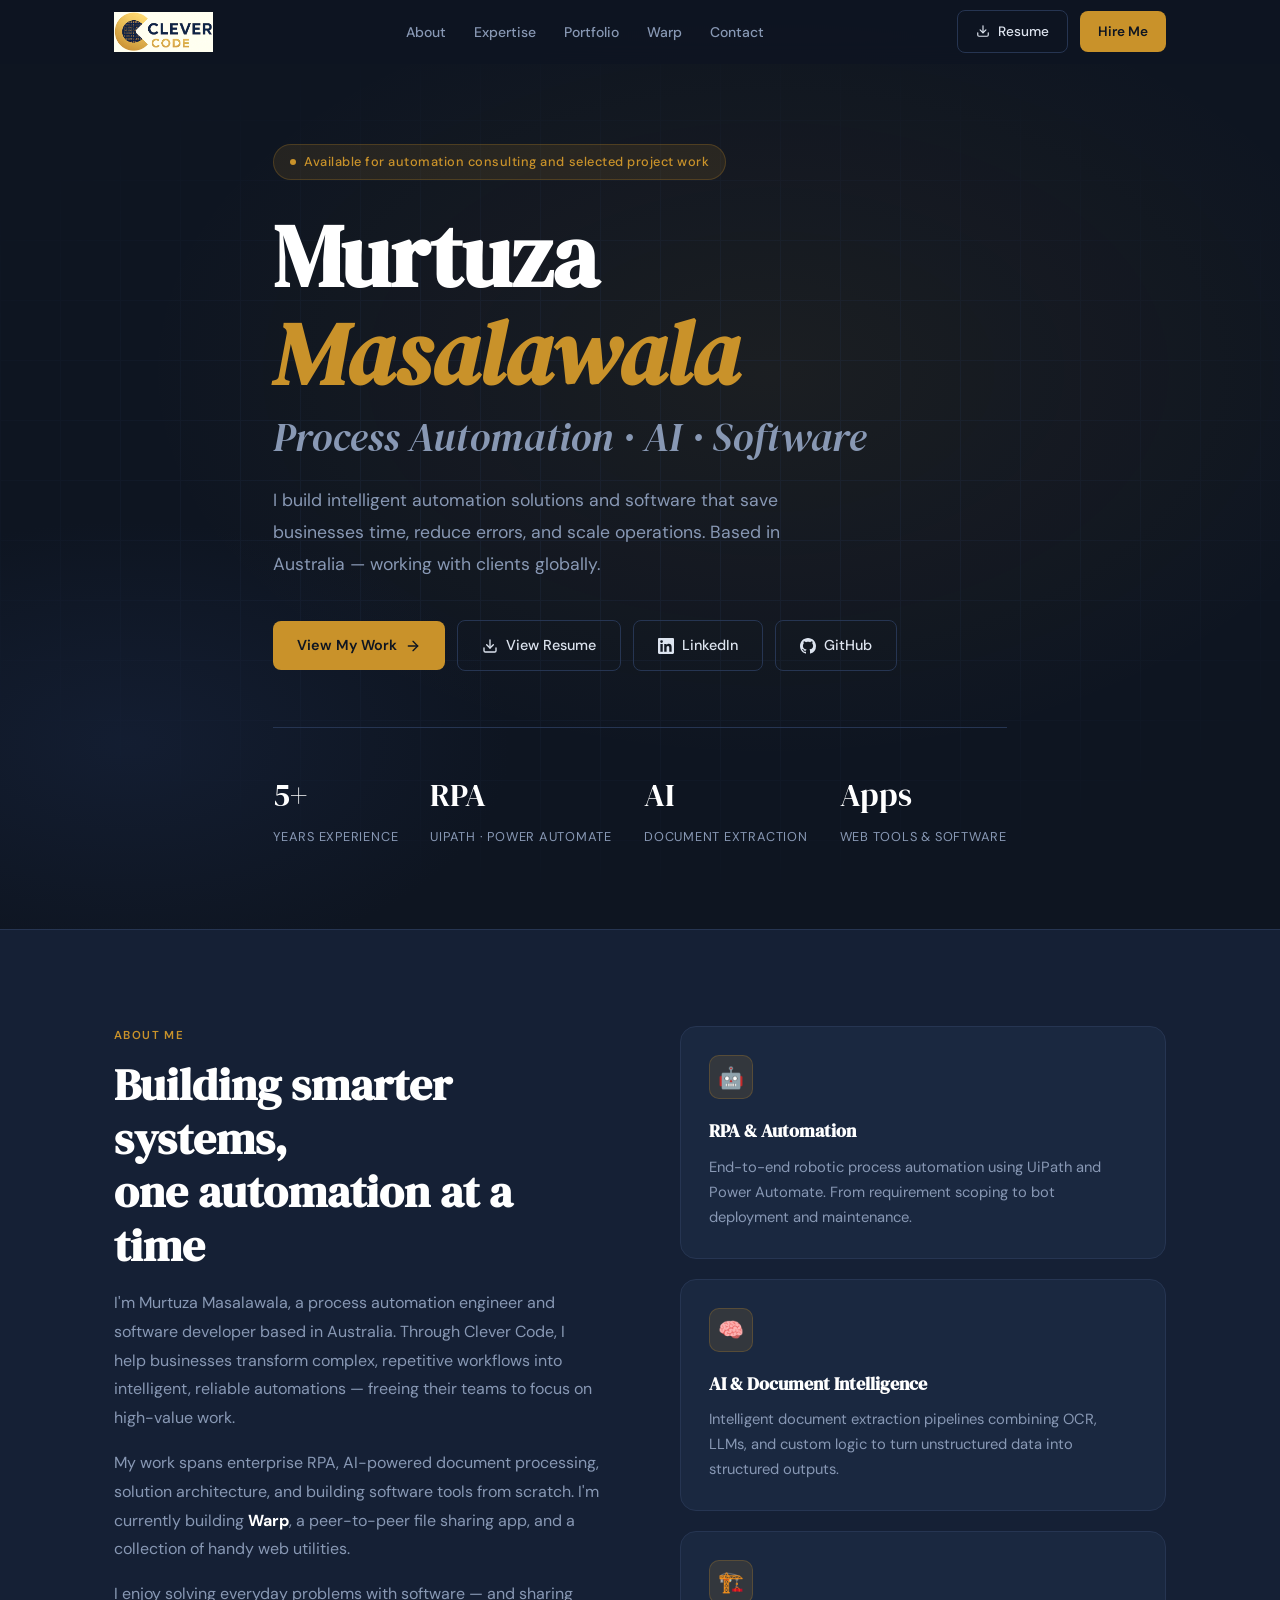
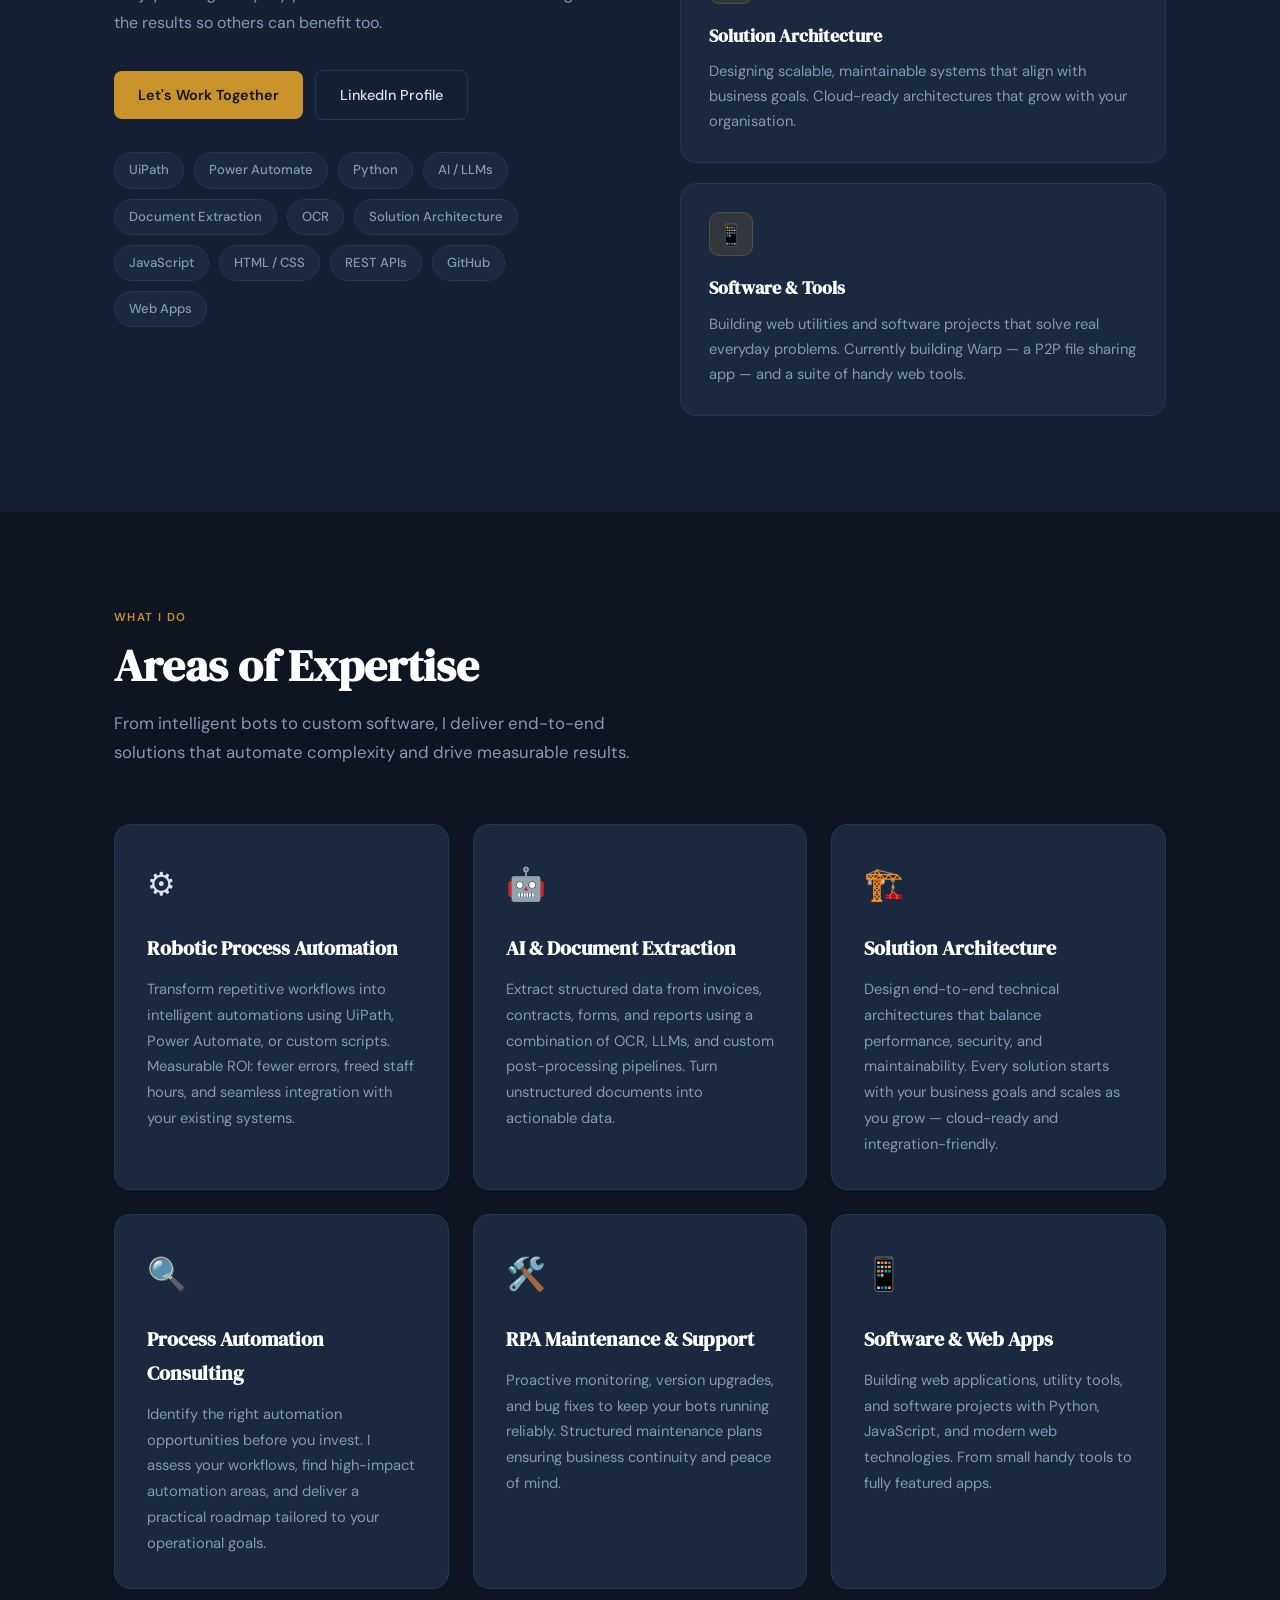
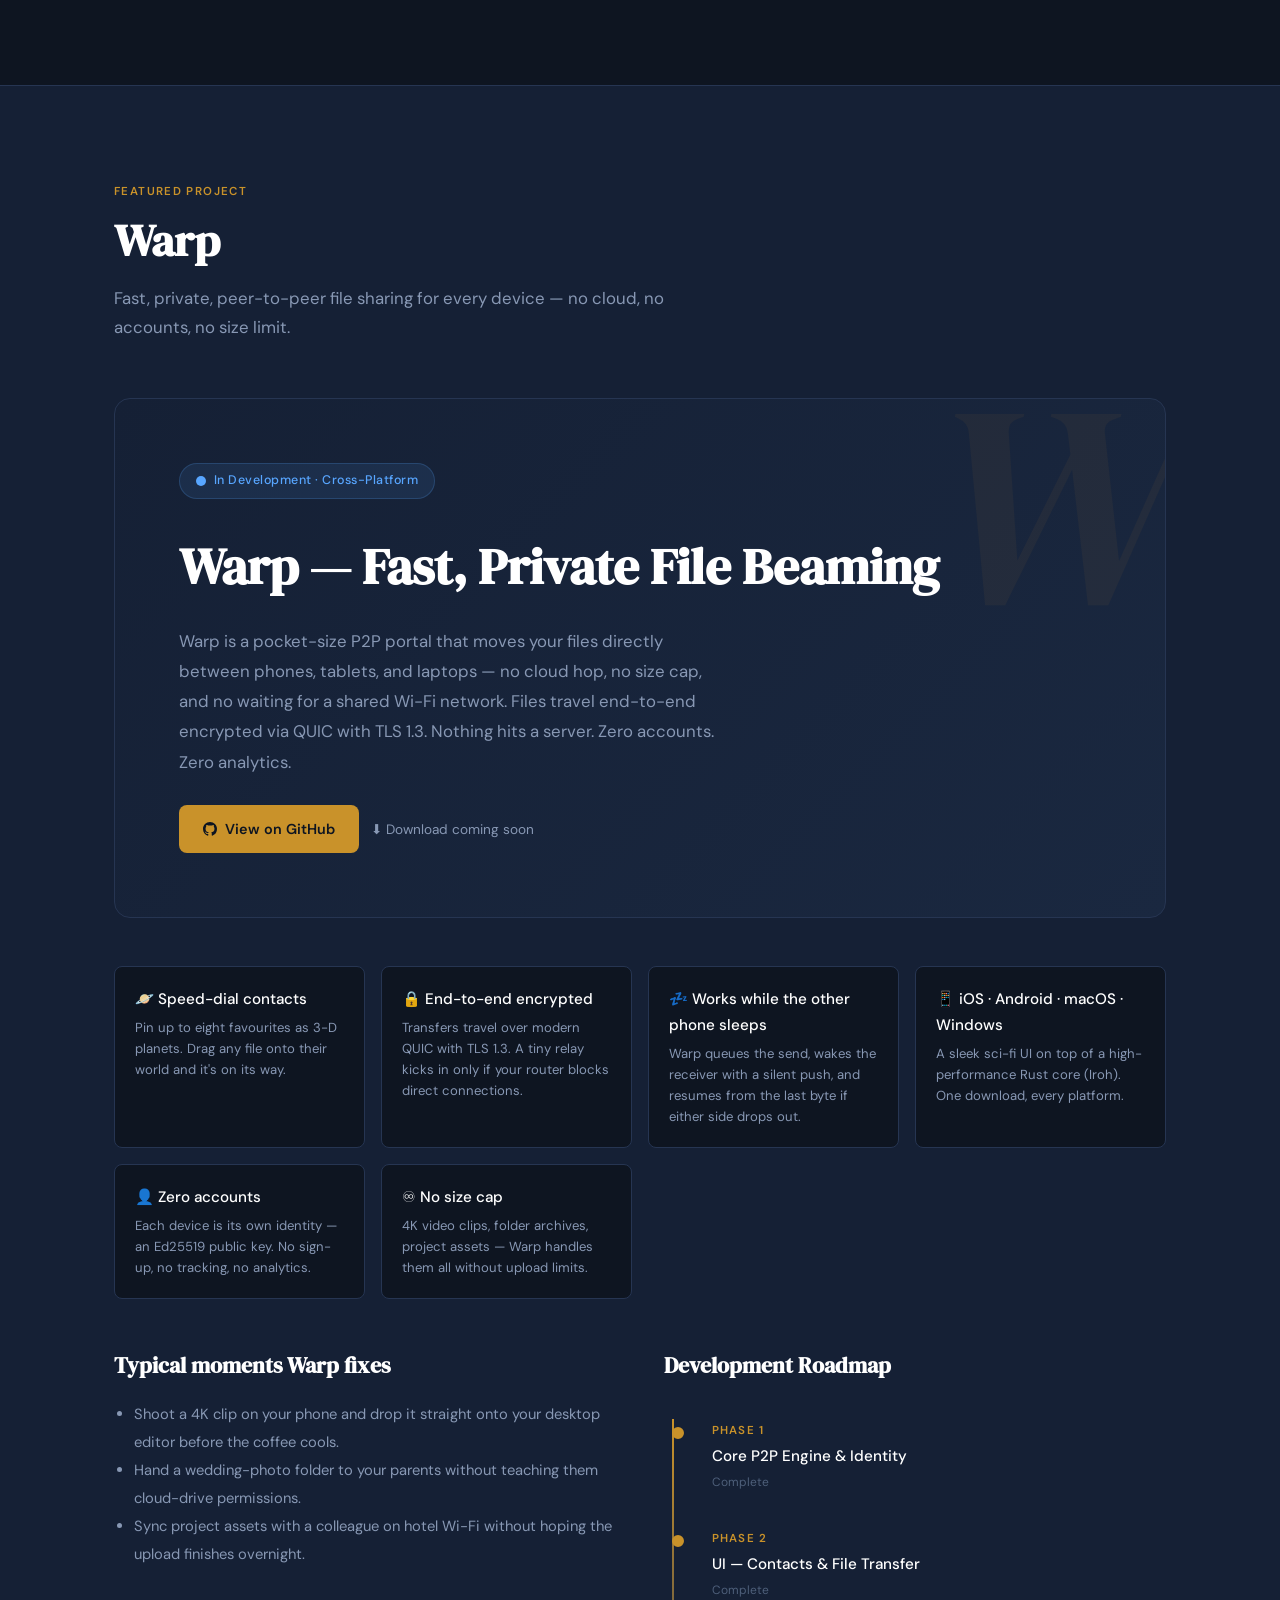
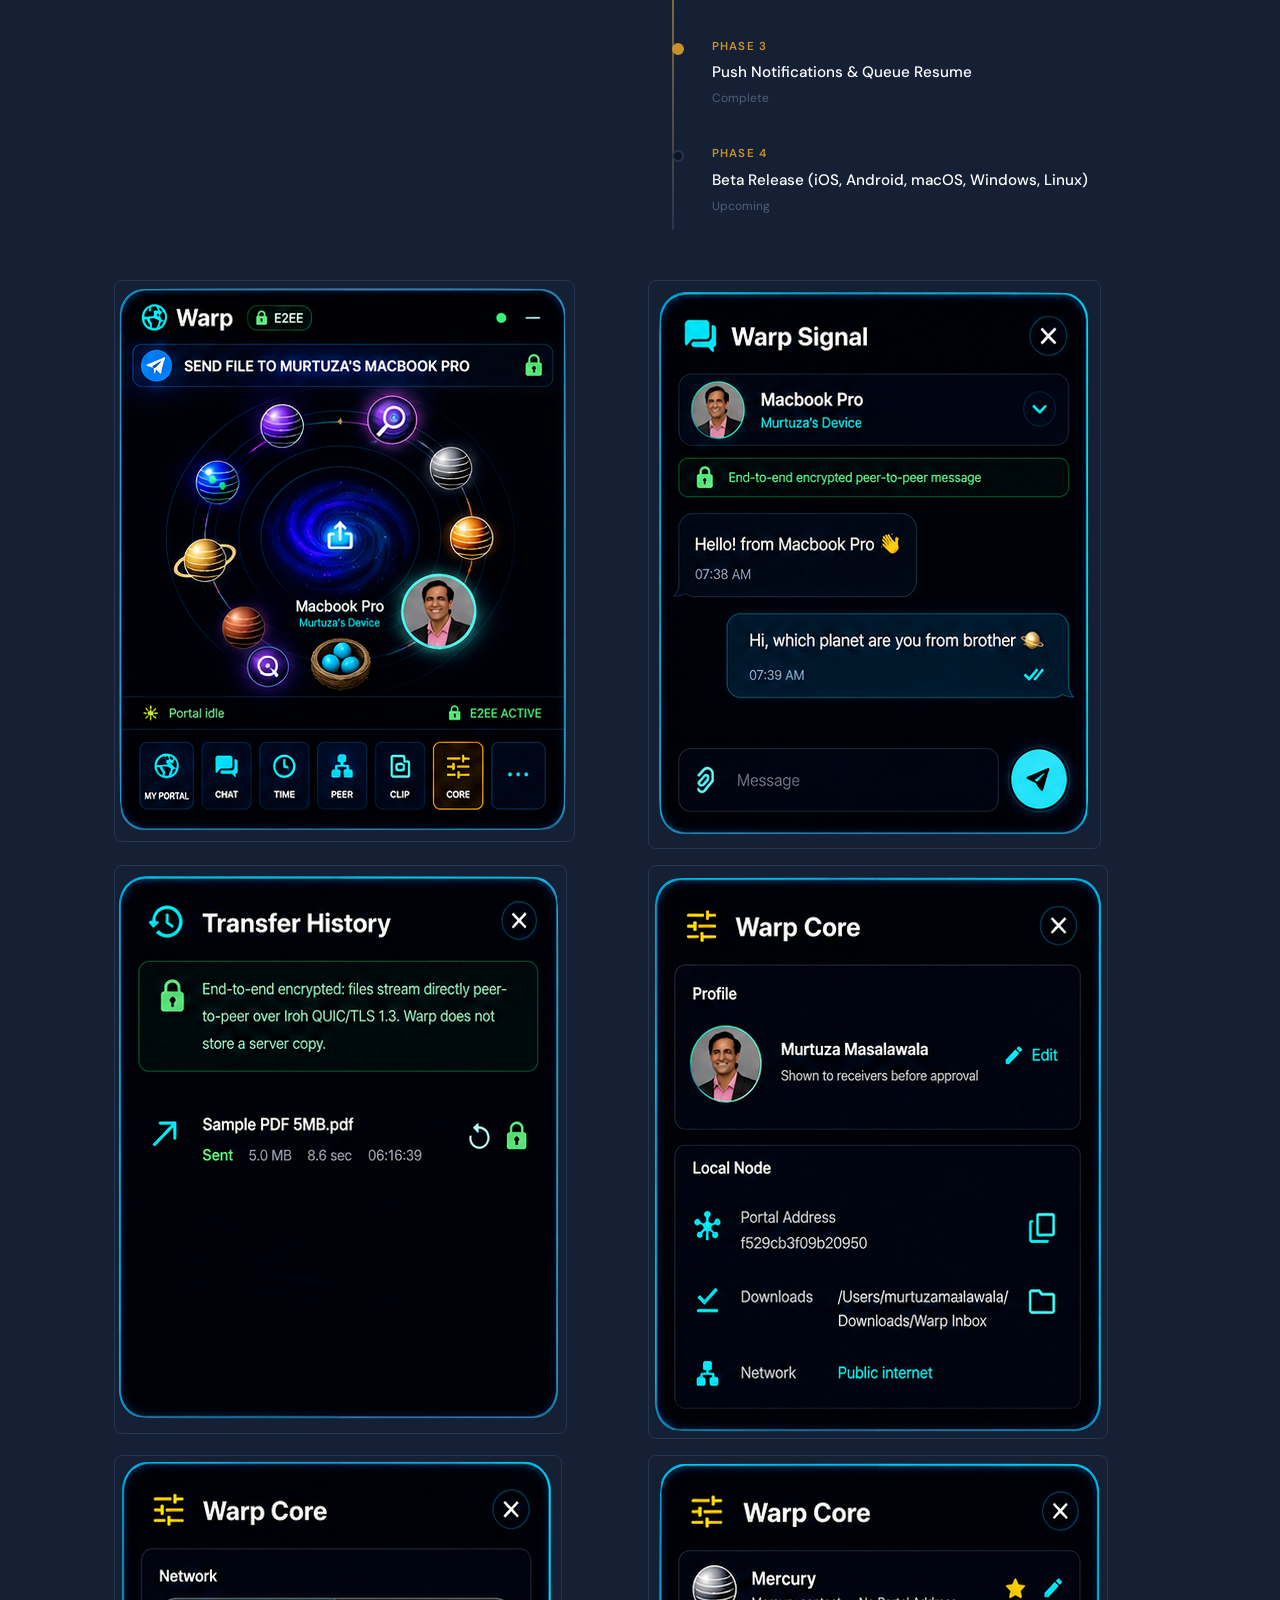
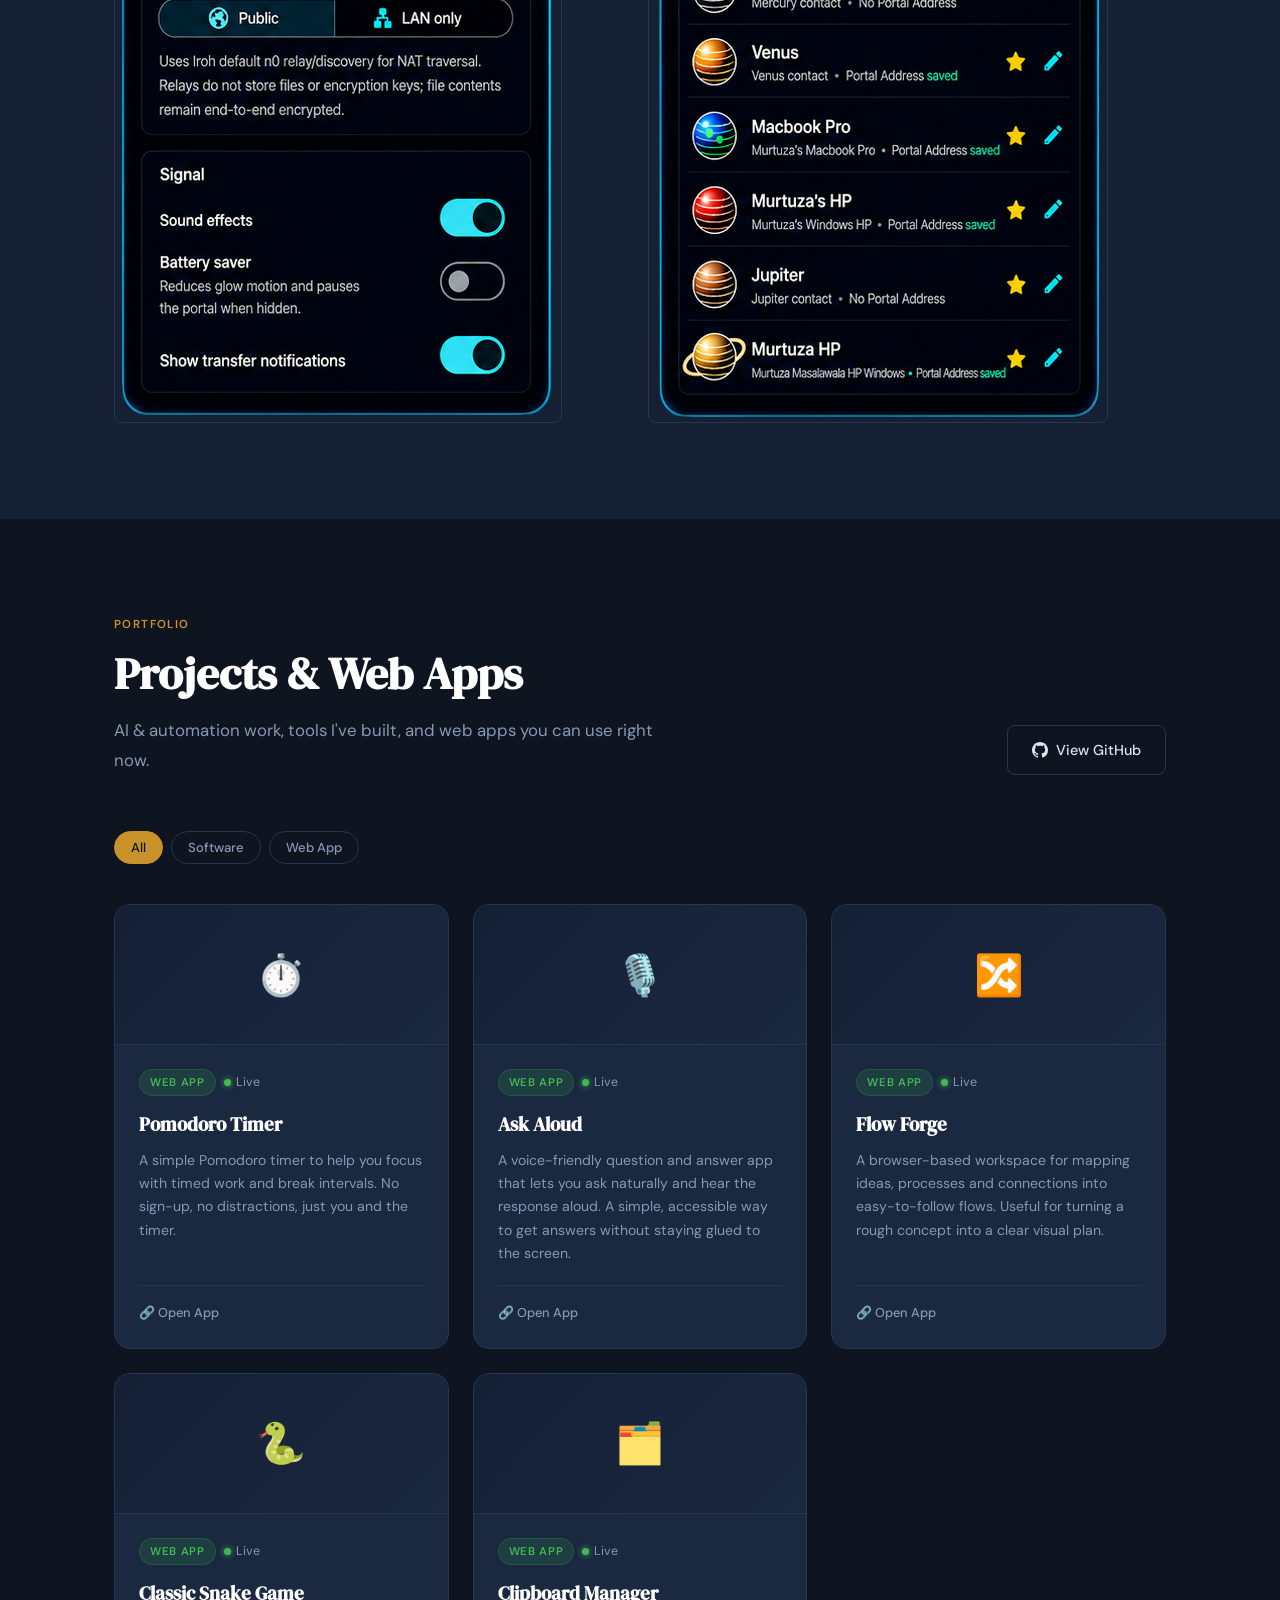
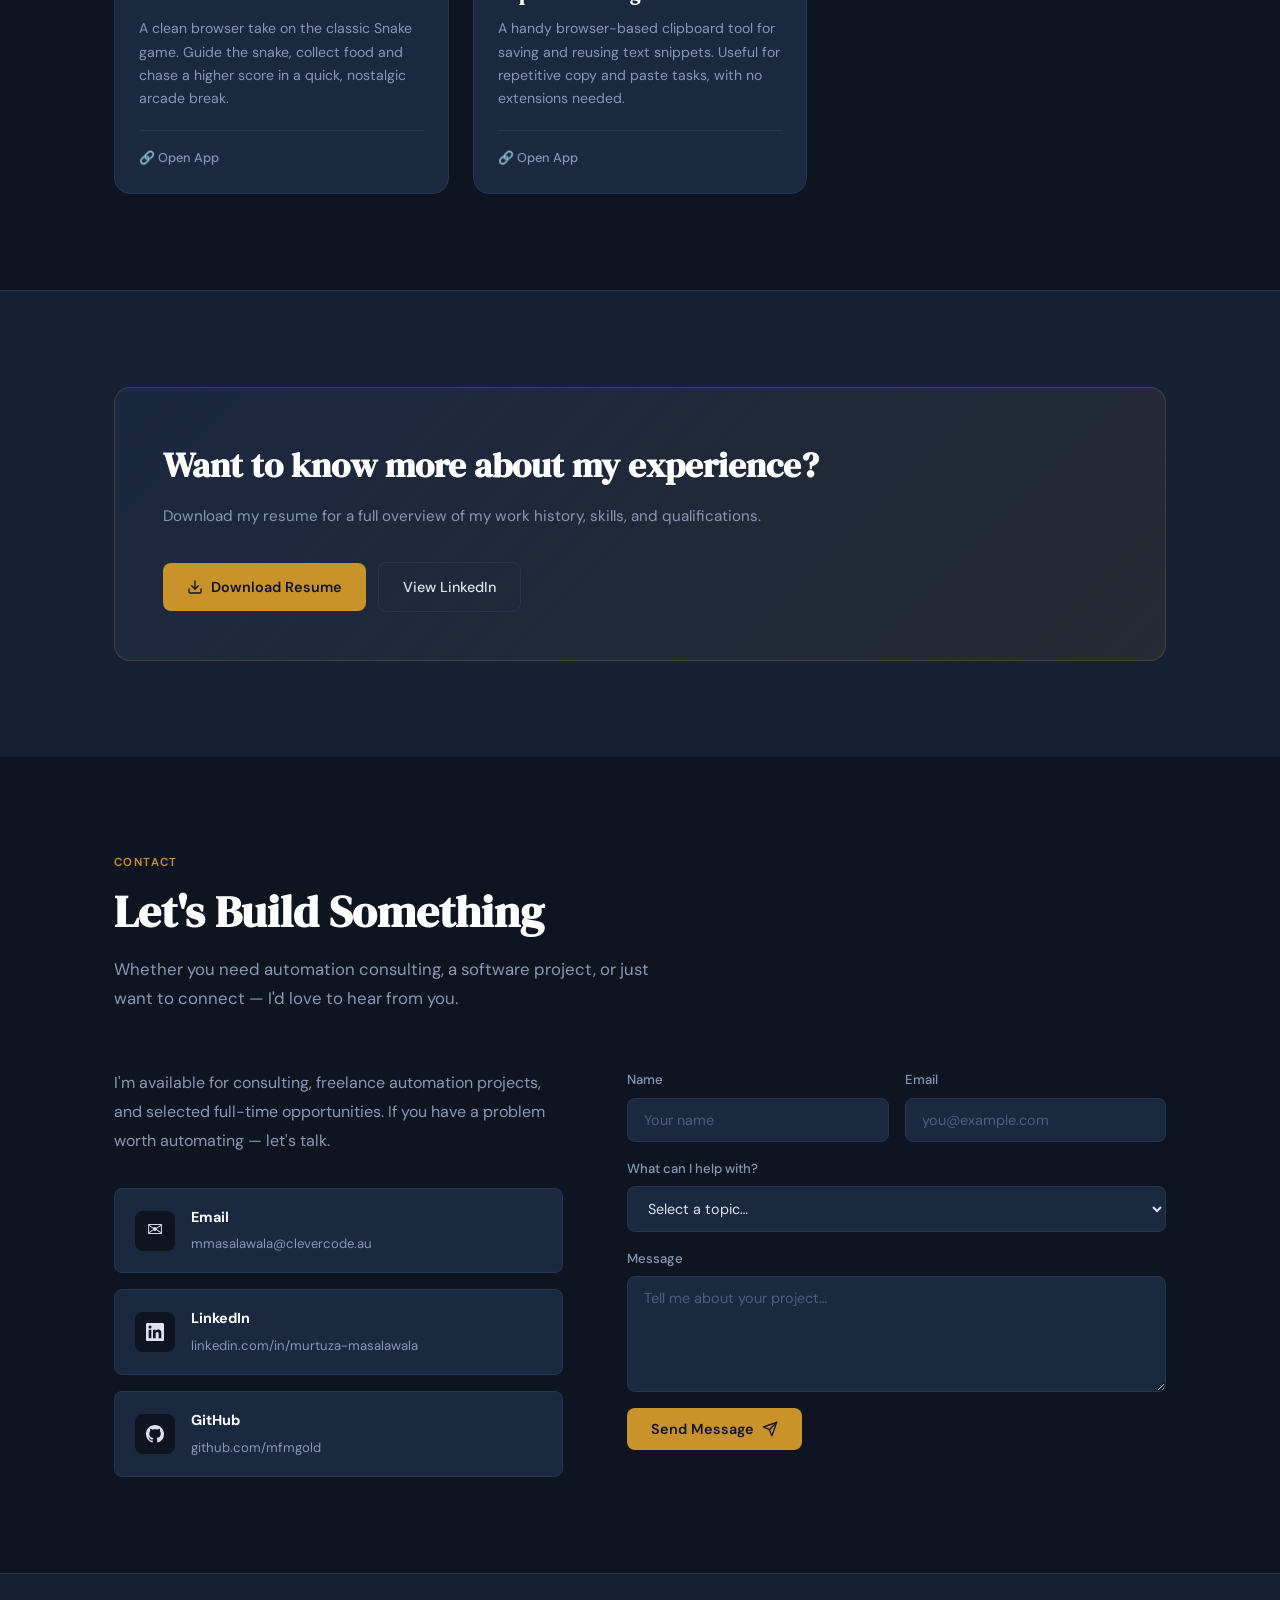
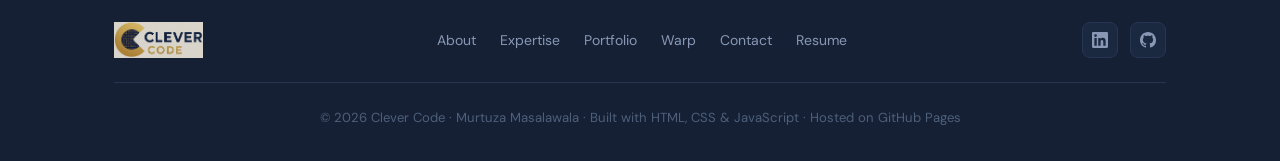
<file: index claude.html>
<!DOCTYPE html>
<html lang="en">
<head>
  <meta charset="UTF-8" />
  <meta name="viewport" content="width=device-width, initial-scale=1.0" />
  <meta name="description" content="Murtuza Masalawala — Process Automation Engineer, Solution Architect, and Software Developer based in Australia. Building AI, RPA, and software apps at Clever Code." />
  <meta name="keywords" content="process automation, RPA, UiPath, Power Automate, solution architect, AI, software developer, Melbourne, Australia" />
  <meta property="og:title" content="Clever Code — Murtuza Masalawala" />
  <meta property="og:description" content="Process Automation Engineer & Software Developer. Building AI, RPA, and software tools." />
  <meta property="og:type" content="website" />
  <meta property="og:url" content="https://clevercode.au" />
  <meta property="og:image" content="https://clevercode.au/images/logo.png" />
  <title>Clever Code — Murtuza Masalawala</title>
  <link rel="stylesheet" href="css/style.css" />
  <link rel="icon" type="image/x-icon" href="images/favicon.ico" />
  <link rel="icon" type="image/png" sizes="32x32" href="images/favicon-32.png" />
  <link rel="icon" type="image/png" sizes="16x16" href="images/favicon-16.png" />
  <link rel="icon" type="image/png" sizes="192x192" href="images/favicon-192.png" />
  <link rel="apple-touch-icon" sizes="180x180" href="images/apple-touch-icon.png" />
</head>
<body>

<!-- ═══════════════════════════════════════════════════════════
     NAVIGATION
════════════════════════════════════════════════════════════ -->
<nav class="nav" role="navigation" aria-label="Main navigation">
  <div class="nav__inner">
    <a href="#home" class="nav__logo">
      <img src="images/logo.png" alt="Clever Code" />
    </a>

    <ul class="nav__links">
      <li><a href="#about">About</a></li>
      <li><a href="#services">Expertise</a></li>
      <li><a href="#projects">Portfolio</a></li>
      <li><a href="#warp">Warp</a></li>
      <li><a href="#contact">Contact</a></li>
    </ul>

    <div class="nav__cta">
      <a href="resume/resume.pdf" target="_blank" rel="noopener" class="btn btn--outline" style="padding:9px 18px;font-size:.85rem;">
        <svg width="14" height="14" viewBox="0 0 24 24" fill="none" stroke="currentColor" stroke-width="2" stroke-linecap="round" stroke-linejoin="round"><path d="M21 15v4a2 2 0 0 1-2 2H5a2 2 0 0 1-2-2v-4"/><polyline points="7 10 12 15 17 10"/><line x1="12" y1="15" x2="12" y2="3"/></svg>
        Resume
      </a>
      <a href="#contact" class="btn btn--primary" style="padding:9px 18px;font-size:.85rem;">Hire Me</a>
    </div>

    <button class="nav__hamburger" aria-label="Toggle menu">
      <span></span><span></span><span></span>
    </button>
  </div>
</nav>

<!-- Mobile nav -->
<div class="nav__mobile">
  <ul>
    <li><a href="#about">About</a></li>
    <li><a href="#services">Expertise</a></li>
    <li><a href="#projects">Portfolio</a></li>
    <li><a href="#warp">Warp</a></li>
    <li><a href="#contact">Contact</a></li>
  </ul>
  <a href="resume/resume.pdf" target="_blank" rel="noopener" class="btn btn--outline">⬇ Download Resume</a>
</div>


<!-- ═══════════════════════════════════════════════════════════
     HERO
════════════════════════════════════════════════════════════ -->
<section id="home" class="hero">
  <div class="hero__bg"></div>
  <div class="hero__grid"></div>
  <div class="container">
    <div class="hero__inner">

      <div class="hero__eyebrow">
        <span></span>
        Available for automation consulting and selected project work
      </div>

      <h1 class="hero__title">
        Murtuza<br><em>Masalawala</em>
      </h1>

      <p class="hero__subtitle">
        Process Automation · AI · Software
      </p>

      <p class="hero__desc">
        I build intelligent automation solutions and software that save businesses time,
        reduce errors, and scale operations. Based in Australia — working with clients globally.
      </p>

      <div class="btn-group">
        <a href="#projects" class="btn btn--primary">
          View My Work
          <svg width="16" height="16" viewBox="0 0 24 24" fill="none" stroke="currentColor" stroke-width="2" stroke-linecap="round" stroke-linejoin="round"><path d="M5 12h14"/><path d="m12 5 7 7-7 7"/></svg>
        </a>
        <a href="resume/resume.pdf" target="_blank" rel="noopener" class="btn btn--outline">
          <svg width="16" height="16" viewBox="0 0 24 24" fill="none" stroke="currentColor" stroke-width="2" stroke-linecap="round" stroke-linejoin="round"><path d="M21 15v4a2 2 0 0 1-2 2H5a2 2 0 0 1-2-2v-4"/><polyline points="7 10 12 15 17 10"/><line x1="12" y1="15" x2="12" y2="3"/></svg>
          View Resume
        </a>
        <a href="https://www.linkedin.com/in/murtuza-masalawala/" target="_blank" rel="noopener" class="btn btn--outline">
          <svg width="16" height="16" viewBox="0 0 24 24" fill="currentColor"><path d="M20.447 20.452h-3.554v-5.569c0-1.328-.027-3.037-1.852-3.037-1.853 0-2.136 1.445-2.136 2.939v5.667H9.351V9h3.414v1.561h.046c.477-.9 1.637-1.85 3.37-1.85 3.601 0 4.267 2.37 4.267 5.455v6.286zM5.337 7.433a2.062 2.062 0 0 1-2.063-2.065 2.064 2.064 0 1 1 2.063 2.065zm1.782 13.019H3.555V9h3.564v11.452zM22.225 0H1.771C.792 0 0 .774 0 1.729v20.542C0 23.227.792 24 1.771 24h20.451C23.2 24 24 23.227 24 22.271V1.729C24 .774 23.2 0 22.222 0h.003z"/></svg>
          LinkedIn
        </a>
        <a href="https://github.com/mfmgold" target="_blank" rel="noopener" class="btn btn--outline">
          <svg width="16" height="16" viewBox="0 0 24 24" fill="currentColor"><path d="M12 0C5.37 0 0 5.37 0 12c0 5.31 3.435 9.795 8.205 11.385.6.105.825-.255.825-.57 0-.285-.015-1.23-.015-2.235-3.015.555-3.795-.735-4.035-1.41-.135-.345-.72-1.41-1.23-1.695-.42-.225-1.02-.78-.015-.795.945-.015 1.62.87 1.845 1.23 1.08 1.815 2.805 1.305 3.495.99.105-.78.42-1.305.765-1.605-2.67-.3-5.46-1.335-5.46-5.925 0-1.305.465-2.385 1.23-3.225-.12-.3-.54-1.53.12-3.18 0 0 1.005-.315 3.3 1.23.96-.27 1.98-.405 3-.405s2.04.135 3 .405c2.295-1.56 3.3-1.23 3.3-1.23.66 1.65.24 2.88.12 3.18.765.84 1.23 1.905 1.23 3.225 0 4.605-2.805 5.625-5.475 5.925.435.375.81 1.095.81 2.22 0 1.605-.015 2.895-.015 3.3 0 .315.225.69.825.57A12.02 12.02 0 0 0 24 12c0-6.63-5.37-12-12-12z"/></svg>
          GitHub
        </a>
      </div>

      <div class="hero__stats">
        <div>
          <span class="hero__stat-value">5+</span>
          <span class="hero__stat-label">Years Experience</span>
        </div>
        <div>
          <span class="hero__stat-value">RPA</span>
          <span class="hero__stat-label">UiPath · Power Automate</span>
        </div>
        <div>
          <span class="hero__stat-value">AI</span>
          <span class="hero__stat-label">Document Extraction</span>
        </div>
        <div>
          <span class="hero__stat-value">Apps</span>
          <span class="hero__stat-label">Web Tools & Software</span>
        </div>
      </div>

    </div>
  </div>
</section>


<!-- ═══════════════════════════════════════════════════════════
     ABOUT
════════════════════════════════════════════════════════════ -->
<section id="about" class="section section--alt section--border-top">
  <div class="container">
    <div class="about__grid">

      <div class="fade-in">
        <span class="label">About Me</span>
        <h2 class="section-title">Building smarter systems,<br>one automation at a time</h2>
        <p style="color:var(--text-2);line-height:1.8;margin-bottom:16px;">
          I'm Murtuza Masalawala, a process automation engineer and software developer
          based in Australia. Through Clever Code, I help businesses transform complex,
          repetitive workflows into intelligent, reliable automations — freeing their teams
          to focus on high-value work.
        </p>
        <p style="color:var(--text-2);line-height:1.8;margin-bottom:16px;">
          My work spans enterprise RPA, AI-powered document processing, solution architecture,
          and building software tools from scratch. I'm currently building
          <strong style="color:var(--white);">Warp</strong>, a peer-to-peer file sharing app,
          and a collection of handy web utilities.
        </p>
        <p style="color:var(--text-2);line-height:1.8;margin-bottom:32px;">
          I enjoy solving everyday problems with software — and sharing the results so others
          can benefit too.
        </p>

        <div class="btn-group">
          <a href="#contact" class="btn btn--primary">Let's Work Together</a>
          <a href="https://www.linkedin.com/in/murtuza-masalawala/" target="_blank" rel="noopener" class="btn btn--outline">LinkedIn Profile</a>
        </div>

        <div class="about__skills">
          <span class="skill-tag">UiPath</span>
          <span class="skill-tag">Power Automate</span>
          <span class="skill-tag">Python</span>
          <span class="skill-tag">AI / LLMs</span>
          <span class="skill-tag">Document Extraction</span>
          <span class="skill-tag">OCR</span>
          <span class="skill-tag">Solution Architecture</span>
          <span class="skill-tag">JavaScript</span>
          <span class="skill-tag">HTML / CSS</span>
          <span class="skill-tag">REST APIs</span>
          <span class="skill-tag">GitHub</span>
          <span class="skill-tag">Web Apps</span>
        </div>
      </div>

      <div class="about__cards fade-in">
        <div class="about__card">
          <div class="about__card-icon">🤖</div>
          <h3>RPA & Automation</h3>
          <p>End-to-end robotic process automation using UiPath and Power Automate.
             From requirement scoping to bot deployment and maintenance.</p>
        </div>
        <div class="about__card">
          <div class="about__card-icon">🧠</div>
          <h3>AI & Document Intelligence</h3>
          <p>Intelligent document extraction pipelines combining OCR, LLMs, and
             custom logic to turn unstructured data into structured outputs.</p>
        </div>
        <div class="about__card">
          <div class="about__card-icon">🏗️</div>
          <h3>Solution Architecture</h3>
          <p>Designing scalable, maintainable systems that align with business goals.
             Cloud-ready architectures that grow with your organisation.</p>
        </div>
        <div class="about__card">
          <div class="about__card-icon">📱</div>
          <h3>Software & Tools</h3>
          <p>Building web utilities and software projects that solve real everyday problems.
             Currently building Warp — a P2P file sharing app — and a suite of handy web tools.</p>
        </div>
      </div>

    </div>
  </div>
</section>


<!-- ═══════════════════════════════════════════════════════════
     EXPERTISE / SERVICES
════════════════════════════════════════════════════════════ -->
<section id="services" class="section">
  <div class="container">
    <div class="section-header fade-in">
      <span class="label">What I Do</span>
      <h2 class="section-title">Areas of Expertise</h2>
      <p class="section-sub">From intelligent bots to custom software, I deliver end-to-end solutions
        that automate complexity and drive measurable results.</p>
    </div>

    <div class="grid-2">
      <div class="service-card fade-in">
        <div class="service-card__icon">⚙️</div>
        <h3>Robotic Process Automation</h3>
        <p>Transform repetitive workflows into intelligent automations using UiPath, Power Automate,
           or custom scripts. Measurable ROI: fewer errors, freed staff hours, and seamless
           integration with your existing systems.</p>
      </div>
      <div class="service-card fade-in">
        <div class="service-card__icon">🤖</div>
        <h3>AI & Document Extraction</h3>
        <p>Extract structured data from invoices, contracts, forms, and reports using
           a combination of OCR, LLMs, and custom post-processing pipelines.
           Turn unstructured documents into actionable data.</p>
      </div>
      <div class="service-card fade-in">
        <div class="service-card__icon">🏗️</div>
        <h3>Solution Architecture</h3>
        <p>Design end-to-end technical architectures that balance performance, security,
           and maintainability. Every solution starts with your business goals and
           scales as you grow — cloud-ready and integration-friendly.</p>
      </div>
      <div class="service-card fade-in">
        <div class="service-card__icon">🔍</div>
        <h3>Process Automation Consulting</h3>
        <p>Identify the right automation opportunities before you invest. I assess your
           workflows, find high-impact automation areas, and deliver a practical roadmap
           tailored to your operational goals.</p>
      </div>
      <div class="service-card fade-in">
        <div class="service-card__icon">🛠️</div>
        <h3>RPA Maintenance & Support</h3>
        <p>Proactive monitoring, version upgrades, and bug fixes to keep your bots
           running reliably. Structured maintenance plans ensuring business continuity
           and peace of mind.</p>
      </div>
      <div class="service-card fade-in">
        <div class="service-card__icon">📱</div>
        <h3>Software & Web Apps</h3>
        <p>Building web applications, utility tools, and software projects with Python,
           JavaScript, and modern web technologies. From small handy tools to fully featured apps.</p>
      </div>
    </div>
  </div>
</section>


<!-- ═══════════════════════════════════════════════════════════
     WARP — Featured Project
════════════════════════════════════════════════════════════ -->
<section id="warp" class="section section--alt section--border-top">
  <div class="container">

    <div class="section-header fade-in">
      <span class="label">Featured Project</span>
      <h2 class="section-title">Warp</h2>
      <p class="section-sub">Fast, private, peer-to-peer file sharing for every device — no cloud, no accounts, no size limit.</p>
    </div>

    <div class="warp-hero fade-in">
      <div class="warp-hero__tag">
        <svg width="10" height="10" viewBox="0 0 10 10" fill="currentColor"><circle cx="5" cy="5" r="5"/></svg>
        In Development · Cross-Platform
      </div>
      <h2>Warp — Fast, Private File Beaming</h2>
      <p>
        Warp is a pocket-size P2P portal that moves your files directly between phones, tablets, and
        laptops — no cloud hop, no size cap, and no waiting for a shared Wi-Fi network.
        Files travel end-to-end encrypted via QUIC with TLS 1.3. Nothing hits a server.
        Zero accounts. Zero analytics.
      </p>
      <div class="btn-group" style="margin-top:28px;">
        <a href="https://github.com/mfmgold" target="_blank" rel="noopener" class="btn btn--primary">
          <svg width="14" height="14" viewBox="0 0 24 24" fill="currentColor"><path d="M12 0C5.37 0 0 5.37 0 12c0 5.31 3.435 9.795 8.205 11.385.6.105.825-.255.825-.57 0-.285-.015-1.23-.015-2.235-3.015.555-3.795-.735-4.035-1.41-.135-.345-.72-1.41-1.23-1.695-.42-.225-1.02-.78-.015-.795.945-.015 1.62.87 1.845 1.23 1.08 1.815 2.805 1.305 3.495.99.105-.78.42-1.305.765-1.605-2.67-.3-5.46-1.335-5.46-5.925 0-1.305.465-2.385 1.23-3.225-.12-.3-.54-1.53.12-3.18 0 0 1.005-.315 3.3 1.23.96-.27 1.98-.405 3-.405s2.04.135 3 .405c2.295-1.56 3.3-1.23 3.3-1.23.66 1.65.24 2.88.12 3.18.765.84 1.23 1.905 1.23 3.225 0 4.605-2.805 5.625-5.475 5.925.435.375.81 1.095.81 2.22 0 1.605-.015 2.895-.015 3.3 0 .315.225.69.825.57A12.02 12.02 0 0 0 24 12c0-6.63-5.37-12-12-12z"/></svg>
          View on GitHub
        </a>
        <span style="color:var(--text-2);font-size:.85rem;align-self:center;">⬇ Download coming soon</span>
      </div>
    </div>

    <!-- Why you'll like it -->
    <div style="display:grid;grid-template-columns:repeat(auto-fit,minmax(240px,1fr));gap:16px;margin-bottom:48px;" class="fade-in">
      <div class="warp-feature">
        <h4>🪐 Speed-dial contacts</h4>
        <p>Pin up to eight favourites as 3-D planets. Drag any file onto their world and it's on its way.</p>
      </div>
      <div class="warp-feature">
        <h4>🔒 End-to-end encrypted</h4>
        <p>Transfers travel over modern QUIC with TLS 1.3. A tiny relay kicks in only if your router blocks direct connections.</p>
      </div>
      <div class="warp-feature">
        <h4>💤 Works while the other phone sleeps</h4>
        <p>Warp queues the send, wakes the receiver with a silent push, and resumes from the last byte if either side drops out.</p>
      </div>
      <div class="warp-feature">
        <h4>📱 iOS · Android · macOS · Windows</h4>
        <p>A sleek sci-fi UI on top of a high-performance Rust core (Iroh). One download, every platform.</p>
      </div>
      <div class="warp-feature">
        <h4>👤 Zero accounts</h4>
        <p>Each device is its own identity — an Ed25519 public key. No sign-up, no tracking, no analytics.</p>
      </div>
      <div class="warp-feature">
        <h4>♾️ No size cap</h4>
        <p>4K video clips, folder archives, project assets — Warp handles them all without upload limits.</p>
      </div>
    </div>

    <div style="display:grid;grid-template-columns:1fr 1fr;gap:48px;align-items:start;" class="fade-in">
      <div>
        <h3 style="font-family:var(--font-display);font-size:1.4rem;color:var(--white);margin-bottom:16px;">Typical moments Warp fixes</h3>
        <ul style="color:var(--text-2);font-size:.92rem;line-height:1.9;padding-left:20px;">
          <li>Shoot a 4K clip on your phone and drop it straight onto your desktop editor before the coffee cools.</li>
          <li>Hand a wedding-photo folder to your parents without teaching them cloud-drive permissions.</li>
          <li>Sync project assets with a colleague on hotel Wi-Fi without hoping the upload finishes overnight.</li>
        </ul>
      </div>
      <div>
        <h3 style="font-family:var(--font-display);font-size:1.4rem;color:var(--white);margin-bottom:24px;">Development Roadmap</h3>
        <div class="roadmap" id="warp-roadmap">
          <!-- Populated by JS from projects.json -->
        </div>
      </div>
    </div>

    <!-- Screenshot placeholder
    <div style="margin-top:40px;background:var(--bg-3);border:2px dashed var(--border);border-radius:var(--radius-lg);padding:64px 32px;text-align:center;" class="fade-in">
      <p style="color:var(--text-3);font-size:.9rem;margin-bottom:8px;">📸 Screenshots coming soon</p>
      <p style="color:var(--text-3);font-size:.8rem;">Add screenshots to <code style="background:var(--bg);padding:2px 6px;border-radius:4px;color:var(--text-2);">images/warp/</code> and update the Warp section in <code style="background:var(--bg);padding:2px 6px;border-radius:4px;color:var(--text-2);">index.html</code></p>
    </div> -->
    <div style="display:grid;grid-template-columns:1fr 1fr;gap:16px;margin-top:40px;">
      <img src="images/warp/screenshot-1.png" alt="Warp screenshot 1"
         style="border-radius:8px;border:1px solid var(--border);" />
      <img src="images/warp/screenshot-2.png" alt="Warp screenshot 2"
         style="border-radius:8px;border:1px solid var(--border);" />
      <img src="images/warp/screenshot-3.png" alt="Warp screenshot 2"
         style="border-radius:8px;border:1px solid var(--border);" />
      <img src="images/warp/screenshot-4.png" alt="Warp screenshot 2"
         style="border-radius:8px;border:1px solid var(--border);" />
      <img src="images/warp/screenshot-5.png" alt="Warp screenshot 2"
         style="border-radius:8px;border:1px solid var(--border);" />
      <img src="images/warp/screenshot-6.png" alt="Warp screenshot 2"
         style="border-radius:8px;border:1px solid var(--border);" />
    </div>

  </div>
</section>


<!-- ═══════════════════════════════════════════════════════════
     PORTFOLIO OF WORK
════════════════════════════════════════════════════════════ -->
<section id="projects" class="section">
  <div class="container">
    <div class="section-header section-header--flex fade-in">
      <div>
        <span class="label">Portfolio</span>
        <h2 class="section-title">Projects & Web Apps</h2>
        <p class="section-sub">AI & automation work, tools I've built, and web apps you can use right now.</p>
      </div>
      <a href="https://github.com/mfmgold" target="_blank" rel="noopener" class="btn btn--outline">
        <svg width="16" height="16" viewBox="0 0 24 24" fill="currentColor"><path d="M12 0C5.37 0 0 5.37 0 12c0 5.31 3.435 9.795 8.205 11.385.6.105.825-.255.825-.57 0-.285-.015-1.23-.015-2.235-3.015.555-3.795-.735-4.035-1.41-.135-.345-.72-1.41-1.23-1.695-.42-.225-1.02-.78-.015-.795.945-.015 1.62.87 1.845 1.23 1.08 1.815 2.805 1.305 3.495.99.105-.78.42-1.305.765-1.605-2.67-.3-5.46-1.335-5.46-5.925 0-1.305.465-2.385 1.23-3.225-.12-.3-.54-1.53.12-3.18 0 0 1.005-.315 3.3 1.23.96-.27 1.98-.405 3-.405s2.04.135 3 .405c2.295-1.56 3.3-1.23 3.3-1.23.66 1.65.24 2.88.12 3.18.765.84 1.23 1.905 1.23 3.225 0 4.605-2.805 5.625-5.475 5.925.435.375.81 1.095.81 2.22 0 1.605-.015 2.895-.015 3.3 0 .315.225.69.825.57A12.02 12.02 0 0 0 24 12c0-6.63-5.37-12-12-12z"/></svg>
        View GitHub
      </a>
    </div>

    <div id="filter-bar" class="filter-bar"></div>
    <div id="projects-grid" class="grid-3">
      <!-- Populated by main.js from projects.json -->
    </div>
  </div>
</section>

<div id="apps"></div>


<!-- ═══════════════════════════════════════════════════════════
     RESUME CTA
════════════════════════════════════════════════════════════ -->
<section class="section section--alt section--border-top">
  <div class="container">
    <div class="resume-strip fade-in">
      <div>
        <h2>Want to know more about my experience?</h2>
        <p>Download my resume for a full overview of my work history, skills, and qualifications.</p>
      </div>
      <div class="btn-group">
        <a href="resume/resume.pdf" target="_blank" rel="noopener" class="btn btn--primary">
          <svg width="16" height="16" viewBox="0 0 24 24" fill="none" stroke="currentColor" stroke-width="2" stroke-linecap="round" stroke-linejoin="round"><path d="M21 15v4a2 2 0 0 1-2 2H5a2 2 0 0 1-2-2v-4"/><polyline points="7 10 12 15 17 10"/><line x1="12" y1="15" x2="12" y2="3"/></svg>
          Download Resume
        </a>
        <a href="https://www.linkedin.com/in/murtuza-masalawala/" target="_blank" rel="noopener" class="btn btn--outline">
          View LinkedIn
        </a>
      </div>
    </div>
  </div>
</section>


<!-- ═══════════════════════════════════════════════════════════
     CONTACT
════════════════════════════════════════════════════════════ -->
<section id="contact" class="section">
  <div class="container">
    <div class="section-header fade-in">
      <span class="label">Contact</span>
      <h2 class="section-title">Let's Build Something</h2>
      <p class="section-sub">Whether you need automation consulting, a software project, or just want to connect — I'd love to hear from you.</p>
    </div>

    <div class="contact-grid">

      <div class="fade-in">
        <p style="color:var(--text-2);line-height:1.8;margin-bottom:8px;">
          I'm available for consulting, freelance automation projects, and selected full-time opportunities.
          If you have a problem worth automating — let's talk.
        </p>

        <div class="contact-links">
          <a href="mailto:mmasalawala@clevercode.au" class="contact-link">
            <div class="contact-link__icon">✉️</div>
            <div class="contact-link__text">
              <strong>Email</strong>
              <span>mmasalawala@clevercode.au</span>
            </div>
          </a>
          <a href="https://www.linkedin.com/in/murtuza-masalawala/" target="_blank" rel="noopener" class="contact-link">
            <div class="contact-link__icon">
              <svg width="18" height="18" viewBox="0 0 24 24" fill="currentColor"><path d="M20.447 20.452h-3.554v-5.569c0-1.328-.027-3.037-1.852-3.037-1.853 0-2.136 1.445-2.136 2.939v5.667H9.351V9h3.414v1.561h.046c.477-.9 1.637-1.85 3.37-1.85 3.601 0 4.267 2.37 4.267 5.455v6.286zM5.337 7.433a2.062 2.062 0 0 1-2.063-2.065 2.064 2.064 0 1 1 2.063 2.065zm1.782 13.019H3.555V9h3.564v11.452zM22.225 0H1.771C.792 0 0 .774 0 1.729v20.542C0 23.227.792 24 1.771 24h20.451C23.2 24 24 23.227 24 22.271V1.729C24 .774 23.2 0 22.222 0h.003z"/></svg>
            </div>
            <div class="contact-link__text">
              <strong>LinkedIn</strong>
              <span>linkedin.com/in/murtuza-masalawala</span>
            </div>
          </a>
          <a href="https://github.com/mfmgold" target="_blank" rel="noopener" class="contact-link">
            <div class="contact-link__icon">
              <svg width="18" height="18" viewBox="0 0 24 24" fill="currentColor"><path d="M12 0C5.37 0 0 5.37 0 12c0 5.31 3.435 9.795 8.205 11.385.6.105.825-.255.825-.57 0-.285-.015-1.23-.015-2.235-3.015.555-3.795-.735-4.035-1.41-.135-.345-.72-1.41-1.23-1.695-.42-.225-1.02-.78-.015-.795.945-.015 1.62.87 1.845 1.23 1.08 1.815 2.805 1.305 3.495.99.105-.78.42-1.305.765-1.605-2.67-.3-5.46-1.335-5.46-5.925 0-1.305.465-2.385 1.23-3.225-.12-.3-.54-1.53.12-3.18 0 0 1.005-.315 3.3 1.23.96-.27 1.98-.405 3-.405s2.04.135 3 .405c2.295-1.56 3.3-1.23 3.3-1.23.66 1.65.24 2.88.12 3.18.765.84 1.23 1.905 1.23 3.225 0 4.605-2.805 5.625-5.475 5.925.435.375.81 1.095.81 2.22 0 1.605-.015 2.895-.015 3.3 0 .315.225.69.825.57A12.02 12.02 0 0 0 24 12c0-6.63-5.37-12-12-12z"/></svg>
            </div>
            <div class="contact-link__text">
              <strong>GitHub</strong>
              <span>github.com/mfmgold</span>
            </div>
          </a>
        </div>
      </div>

      <form id="contact-form" class="contact-form fade-in">
        <div class="form-row">
          <div class="form-group">
            <label for="name">Name</label>
            <input type="text" id="name" name="name" placeholder="Your name" required />
          </div>
          <div class="form-group">
            <label for="email">Email</label>
            <input type="email" id="email" name="email" placeholder="you@example.com" required />
          </div>
        </div>
        <div class="form-group">
          <label for="subject">What can I help with?</label>
          <select id="subject" name="subject">
            <option value="">Select a topic…</option>
            <option value="rpa">RPA / Process Automation</option>
            <option value="ai">AI / Document Extraction</option>
            <option value="architecture">Solution Architecture</option>
            <option value="software">Software Development</option>
            <option value="consulting">Consulting</option>
            <option value="other">Something else</option>
          </select>
        </div>
        <div class="form-group">
          <label for="message">Message</label>
          <textarea id="message" name="message" rows="5" placeholder="Tell me about your project…" required></textarea>
        </div>
        <button type="submit" class="btn btn--primary" style="align-self:flex-start;">
          Send Message
          <svg width="16" height="16" viewBox="0 0 24 24" fill="none" stroke="currentColor" stroke-width="2" stroke-linecap="round" stroke-linejoin="round"><path d="M22 2 11 13"/><path d="m22 2-7 20-4-9-9-4 20-7z"/></svg>
        </button>
      </form>

    </div>
  </div>
</section>


<!-- ═══════════════════════════════════════════════════════════
     FOOTER
════════════════════════════════════════════════════════════ -->
<footer class="footer">
  <div class="container">
    <div class="footer__inner">
      <a href="#home" class="footer__logo" style="text-decoration:none;">
        <img src="images/logo.png" alt="Clever Code" />
      </a>
      <ul class="footer__links">
        <li><a href="#about">About</a></li>
        <li><a href="#services">Expertise</a></li>
        <li><a href="#projects">Portfolio</a></li>
        <li><a href="#warp">Warp</a></li>
        <li><a href="#contact">Contact</a></li>
        <li><a href="resume/resume.pdf" target="_blank" rel="noopener">Resume</a></li>
      </ul>
      <div class="footer__social">
        <a href="https://www.linkedin.com/in/murtuza-masalawala/" target="_blank" rel="noopener" aria-label="LinkedIn">
          <svg width="16" height="16" viewBox="0 0 24 24" fill="currentColor"><path d="M20.447 20.452h-3.554v-5.569c0-1.328-.027-3.037-1.852-3.037-1.853 0-2.136 1.445-2.136 2.939v5.667H9.351V9h3.414v1.561h.046c.477-.9 1.637-1.85 3.37-1.85 3.601 0 4.267 2.37 4.267 5.455v6.286zM5.337 7.433a2.062 2.062 0 0 1-2.063-2.065 2.064 2.064 0 1 1 2.063 2.065zm1.782 13.019H3.555V9h3.564v11.452zM22.225 0H1.771C.792 0 0 .774 0 1.729v20.542C0 23.227.792 24 1.771 24h20.451C23.2 24 24 23.227 24 22.271V1.729C24 .774 23.2 0 22.222 0h.003z"/></svg>
        </a>
        <a href="https://github.com/mfmgold" target="_blank" rel="noopener" aria-label="GitHub">
          <svg width="16" height="16" viewBox="0 0 24 24" fill="currentColor"><path d="M12 0C5.37 0 0 5.37 0 12c0 5.31 3.435 9.795 8.205 11.385.6.105.825-.255.825-.57 0-.285-.015-1.23-.015-2.235-3.015.555-3.795-.735-4.035-1.41-.135-.345-.72-1.41-1.23-1.695-.42-.225-1.02-.78-.015-.795.945-.015 1.62.87 1.845 1.23 1.08 1.815 2.805 1.305 3.495.99.105-.78.42-1.305.765-1.605-2.67-.3-5.46-1.335-5.46-5.925 0-1.305.465-2.385 1.23-3.225-.12-.3-.54-1.53.12-3.18 0 0 1.005-.315 3.3 1.23.96-.27 1.98-.405 3-.405s2.04.135 3 .405c2.295-1.56 3.3-1.23 3.3-1.23.66 1.65.24 2.88.12 3.18.765.84 1.23 1.905 1.23 3.225 0 4.605-2.805 5.625-5.475 5.925.435.375.81 1.095.81 2.22 0 1.605-.015 2.895-.015 3.3 0 .315.225.69.825.57A12.02 12.02 0 0 0 24 12c0-6.63-5.37-12-12-12z"/></svg>
        </a>
      </div>
    </div>
    <div style="margin-top:24px;padding-top:24px;border-top:1px solid var(--border);text-align:center;">
      <p class="footer__copy">© <span id="year"></span> Clever Code · Murtuza Masalawala · Built with HTML, CSS & JavaScript · Hosted on GitHub Pages</p>
    </div>
  </div>
</footer>

<script>document.getElementById('year').textContent = new Date().getFullYear();</script>
<script src="js/main.js"></script>
</body>
</html>
</file>
<file: css/style.css>
/* ============================================================
   CLEVER CODE — Portfolio CSS
   Theme: Refined Dark Professional
   ============================================================ */

@import url('https://fonts.googleapis.com/css2?family=DM+Serif+Display:ital@0;1&family=DM+Sans:ital,opsz,wght@0,9..40,300;0,9..40,400;0,9..40,500;0,9..40,600;1,9..40,300&display=swap');

/* ── Variables ─────────────────────────────────────────────── */
/* Logo colours: gold #C9922A / #B8811F, navy #1B2A4A / #0F1D35   */
:root {
  --bg:          #0e1521;
  --bg-2:        #152035;  /* deep logo-navy shifted slightly warmer */
  --bg-3:        #1a2840;
  --border:      #263552;
  --accent:      #C9922A;  /* logo gold — mid-tone, rich */
  --accent-hi:   #D9A84A;  /* logo gold highlight */
  --accent-dim:  #8F6318;
  --accent-glow: rgba(201, 146, 42, 0.14);
  --navy:        #1B2A4A;  /* logo dark navy */
  --text:        #dde4ef;
  --text-2:      #8898b4;
  --text-3:      #4e5f7a;
  --white:       #ffffff;
  --danger:      #f85149;
  --success:     #3fb950;
  --info:        #58a6ff;

  --font-display: 'DM Serif Display', Georgia, serif;
  --font-body:    'DM Sans', system-ui, sans-serif;

  --radius:   8px;
  --radius-lg: 16px;
  --shadow:   0 4px 24px rgba(0,0,0,0.4);
  --shadow-lg: 0 8px 48px rgba(0,0,0,0.6);

  --nav-height: 64px;
  --max-width:  1100px;
}

/* ── Reset & Base ──────────────────────────────────────────── */
*, *::before, *::after { box-sizing: border-box; margin: 0; padding: 0; }

html { scroll-behavior: smooth; font-size: 16px; }

body {
  background: var(--bg);
  color: var(--text);
  font-family: var(--font-body);
  font-weight: 400;
  line-height: 1.7;
  -webkit-font-smoothing: antialiased;
}

img { max-width: 100%; display: block; }
a { color: var(--accent); text-decoration: none; transition: color .2s; }
a:hover { color: var(--white); }

/* ── Utility ───────────────────────────────────────────────── */
.container { max-width: var(--max-width); margin: 0 auto; padding: 0 24px; }
.section { padding: 96px 0; }
.section--alt { background: var(--bg-2); }
.section--border-top { border-top: 1px solid var(--border); }

.label {
  font-size: .72rem;
  font-weight: 600;
  letter-spacing: .12em;
  text-transform: uppercase;
  color: var(--accent);
  margin-bottom: 12px;
  display: block;
}

.section-title {
  font-family: var(--font-display);
  font-size: clamp(2rem, 4vw, 2.8rem);
  color: var(--white);
  line-height: 1.2;
  margin-bottom: 16px;
}

.section-sub {
  color: var(--text-2);
  font-size: 1.05rem;
  max-width: 560px;
  line-height: 1.75;
}

.grid-2 { display: grid; grid-template-columns: repeat(auto-fit, minmax(280px, 1fr)); gap: 24px; }
.grid-3 { display: grid; grid-template-columns: repeat(auto-fit, minmax(260px, 1fr)); gap: 24px; }

/* ── Buttons ───────────────────────────────────────────────── */
.btn {
  display: inline-flex;
  align-items: center;
  gap: 8px;
  padding: 12px 24px;
  border-radius: var(--radius);
  font-family: var(--font-body);
  font-size: .9rem;
  font-weight: 500;
  cursor: pointer;
  border: none;
  transition: all .2s;
  white-space: nowrap;
  text-decoration: none;
}

.btn--primary {
  background: var(--accent);
  color: #0e1521;
  font-weight: 600;
}
.btn--primary:hover {
  background: var(--accent-hi);
  color: #0e1521;
  transform: translateY(-1px);
  box-shadow: 0 4px 20px rgba(201,146,42,.4);
}

.btn--outline {
  background: transparent;
  color: var(--text);
  border: 1px solid var(--border);
}
.btn--outline:hover {
  border-color: var(--accent);
  color: var(--white);
  background: var(--accent-glow);
}

.btn--ghost {
  background: transparent;
  color: var(--accent);
  padding: 8px 0;
  font-size: .9rem;
}
.btn--ghost:hover { color: var(--white); }
.btn--ghost svg { transition: transform .2s; }
.btn--ghost:hover svg { transform: translateX(4px); }

.btn-group { display: flex; flex-wrap: wrap; gap: 12px; align-items: center; }

/* ── Navigation ───────────────────────────────────────────── */
.nav {
  position: fixed;
  top: 0; left: 0; right: 0;
  z-index: 1000;
  height: var(--nav-height);
  background: rgba(14, 21, 33, 0.94);
  backdrop-filter: blur(12px);
  border-bottom: 1px solid transparent;
  transition: border-color .3s;
}
.nav.scrolled { border-bottom-color: var(--border); }

.nav__inner {
  max-width: var(--max-width);
  margin: 0 auto;
  padding: 0 24px;
  height: 100%;
  display: flex;
  align-items: center;
  justify-content: space-between;
}

.nav__logo {
  display: flex;
  align-items: center;
  gap: 0;
  text-decoration: none;
}
.nav__logo img {
  height: 40px;
  width: auto;
  /* Logo has a cream/light background — invert not needed on dark nav;
     use a subtle filter to lift it off the dark bar */
  filter: brightness(1.05);
}
.nav__logo-mark {
  display: none; /* replaced by real logo image */
}
.nav__logo-text {
  display: none; /* text is in the logo image */
}

.nav__links {
  display: flex;
  align-items: center;
  gap: 4px;
  list-style: none;
}
.nav__links a {
  color: var(--text-2);
  font-size: .875rem;
  font-weight: 500;
  padding: 8px 12px;
  border-radius: var(--radius);
  transition: all .2s;
  text-decoration: none;
}
.nav__links a:hover,
.nav__links a.active {
  color: var(--white);
  background: var(--bg-2);
}

.nav__cta {
  display: flex;
  align-items: center;
  gap: 12px;
}

/* Hamburger */
.nav__hamburger {
  display: none;
  flex-direction: column;
  gap: 5px;
  cursor: pointer;
  padding: 8px;
  background: none;
  border: none;
}
.nav__hamburger span {
  display: block;
  width: 22px; height: 2px;
  background: var(--text);
  border-radius: 2px;
  transition: all .3s;
}
.nav__hamburger.open span:nth-child(1) { transform: translateY(7px) rotate(45deg); }
.nav__hamburger.open span:nth-child(2) { opacity: 0; }
.nav__hamburger.open span:nth-child(3) { transform: translateY(-7px) rotate(-45deg); }

/* Mobile nav */
.nav__mobile {
  display: none;
  position: fixed;
  top: var(--nav-height);
  left: 0; right: 0;
  background: var(--bg-2);
  border-bottom: 1px solid var(--border);
  padding: 16px 24px 24px;
  z-index: 999;
}
.nav__mobile.open { display: block; }
.nav__mobile ul { list-style: none; }
.nav__mobile ul li a {
  display: block;
  padding: 12px 0;
  color: var(--text);
  font-size: 1rem;
  border-bottom: 1px solid var(--border);
  text-decoration: none;
}
.nav__mobile ul li:last-child a { border-bottom: none; }
.nav__mobile .btn { margin-top: 16px; width: 100%; justify-content: center; }

/* ── Hero ──────────────────────────────────────────────────── */
.hero {
  min-height: 100vh;
  display: flex;
  align-items: center;
  padding-top: var(--nav-height);
  position: relative;
  overflow: hidden;
}

.hero__bg {
  position: absolute;
  inset: 0;
  background:
    radial-gradient(ellipse 70% 60% at 60% 40%, rgba(201,146,42,.07) 0%, transparent 70%),
    radial-gradient(ellipse 50% 40% at 10% 80%, rgba(27,42,74,.4) 0%, transparent 60%);
  pointer-events: none;
}

.hero__grid {
  position: absolute;
  inset: 0;
  background-image:
    linear-gradient(var(--border) 1px, transparent 1px),
    linear-gradient(90deg, var(--border) 1px, transparent 1px);
  background-size: 60px 60px;
  opacity: .25;
  mask-image: radial-gradient(ellipse 80% 60% at 50% 50%, black 30%, transparent 80%);
}

.hero__inner {
  position: relative;
  z-index: 1;
  padding: 80px 0;
}

.hero__eyebrow {
  display: inline-flex;
  align-items: center;
  gap: 8px;
  background: rgba(232,162,39,.1);
  border: 1px solid rgba(232,162,39,.2);
  border-radius: 100px;
  padding: 6px 16px;
  font-size: .8rem;
  font-weight: 500;
  color: var(--accent);
  margin-bottom: 28px;
  letter-spacing: .04em;
}
.hero__eyebrow span { width: 6px; height: 6px; background: var(--accent); border-radius: 50%; animation: pulse 2s infinite; }

@keyframes pulse {
  0%, 100% { opacity: 1; transform: scale(1); }
  50% { opacity: .5; transform: scale(.8); }
}

.hero__title {
  font-family: var(--font-display);
  font-size: clamp(2.8rem, 7vw, 5.5rem);
  line-height: 1.1;
  color: var(--white);
  margin-bottom: 12px;
}

.hero__title em {
  font-style: italic;
  color: var(--accent);
}

.hero__subtitle {
  font-family: var(--font-display);
  font-size: clamp(1.5rem, 3.5vw, 2.5rem);
  font-style: italic;
  color: var(--text-2);
  margin-bottom: 24px;
  line-height: 1.2;
}

.hero__desc {
  font-size: 1.1rem;
  color: var(--text-2);
  max-width: 520px;
  line-height: 1.8;
  margin-bottom: 40px;
}

.hero__stats {
  display: flex;
  flex-wrap: wrap;
  gap: 32px;
  margin-top: 56px;
  padding-top: 40px;
  border-top: 1px solid var(--border);
}
.hero__stat-value {
  font-family: var(--font-display);
  font-size: 2rem;
  color: var(--white);
  display: block;
}
.hero__stat-label {
  font-size: .8rem;
  color: var(--text-2);
  letter-spacing: .06em;
  text-transform: uppercase;
}

/* ── About ─────────────────────────────────────────────────── */
.about__grid {
  display: grid;
  grid-template-columns: 1fr 1fr;
  gap: 80px;
  align-items: start;
}

.about__skills {
  margin-top: 32px;
  display: flex;
  flex-wrap: wrap;
  gap: 10px;
}

.skill-tag {
  background: var(--bg-3);
  border: 1px solid var(--border);
  color: var(--text-2);
  padding: 6px 14px;
  border-radius: 100px;
  font-size: .82rem;
  font-weight: 500;
  transition: all .2s;
}
.skill-tag:hover {
  border-color: var(--accent);
  color: var(--accent);
  background: var(--accent-glow);
}

.about__cards {
  display: flex;
  flex-direction: column;
  gap: 20px;
}

.about__card {
  background: var(--bg-3);
  border: 1px solid var(--border);
  border-radius: var(--radius-lg);
  padding: 28px;
  transition: border-color .2s;
}
.about__card:hover { border-color: rgba(232,162,39,.3); }

.about__card-icon {
  width: 44px; height: 44px;
  background: var(--accent-glow);
  border: 1px solid rgba(232,162,39,.2);
  border-radius: 10px;
  display: flex;
  align-items: center;
  justify-content: center;
  font-size: 1.3rem;
  margin-bottom: 16px;
}

.about__card h3 {
  font-family: var(--font-display);
  font-size: 1.15rem;
  color: var(--white);
  margin-bottom: 8px;
}
.about__card p { color: var(--text-2); font-size: .92rem; line-height: 1.7; }

/* ── Services / Expertise ──────────────────────────────────── */
.service-card {
  background: var(--bg-3);
  border: 1px solid var(--border);
  border-radius: var(--radius-lg);
  padding: 32px;
  transition: all .25s;
  position: relative;
  overflow: hidden;
}
.service-card::before {
  content: '';
  position: absolute;
  top: 0; left: 0; right: 0;
  height: 2px;
  background: var(--accent);
  transform: scaleX(0);
  transform-origin: left;
  transition: transform .3s;
}
.service-card:hover { border-color: rgba(232,162,39,.3); transform: translateY(-3px); box-shadow: var(--shadow); }
.service-card:hover::before { transform: scaleX(1); }

.service-card__icon {
  font-size: 2rem;
  margin-bottom: 20px;
}
.service-card h3 {
  font-family: var(--font-display);
  font-size: 1.25rem;
  color: var(--white);
  margin-bottom: 12px;
}
.service-card p { color: var(--text-2); font-size: .92rem; line-height: 1.75; }

/* ── Projects ──────────────────────────────────────────────── */
.filter-bar {
  display: flex;
  flex-wrap: wrap;
  gap: 8px;
  margin-bottom: 40px;
}
.filter-btn {
  padding: 7px 16px;
  border-radius: 100px;
  border: 1px solid var(--border);
  background: transparent;
  color: var(--text-2);
  font-family: var(--font-body);
  font-size: .82rem;
  font-weight: 500;
  cursor: pointer;
  transition: all .2s;
}
.filter-btn:hover,
.filter-btn.active {
  background: var(--accent);
  color: #0d1117;
  border-color: var(--accent);
}

.project-card {
  background: var(--bg-3);
  border: 1px solid var(--border);
  border-radius: var(--radius-lg);
  overflow: hidden;
  transition: all .25s;
  display: flex;
  flex-direction: column;
}
.project-card:hover { border-color: rgba(232,162,39,.3); transform: translateY(-3px); box-shadow: var(--shadow); }

.project-card__img {
  height: 140px;
  background: linear-gradient(135deg, var(--bg-2) 0%, var(--bg-3) 100%);
  display: flex;
  align-items: center;
  justify-content: center;
  font-size: 2.5rem;
  border-bottom: 1px solid var(--border);
  position: relative;
  overflow: hidden;
}
.project-card__img img {
  width: 100%; height: 100%;
  object-fit: cover;
  position: absolute; inset: 0;
}

.project-card__body { padding: 24px; flex: 1; display: flex; flex-direction: column; }

.project-card__meta {
  display: flex;
  align-items: center;
  gap: 8px;
  margin-bottom: 12px;
}

.badge {
  display: inline-block;
  font-size: .7rem;
  font-weight: 600;
  letter-spacing: .06em;
  text-transform: uppercase;
  padding: 3px 10px;
  border-radius: 100px;
}
.badge--link { text-decoration: none; transition: filter .2s ease, transform .2s ease; }
.badge--link:hover { filter: brightness(1.25); transform: translateY(-1px); }
.badge--link:focus-visible { outline: 2px solid currentColor; outline-offset: 2px; }
.badge--flutter { background: rgba(88,166,255,.15); color: #58a6ff; border: 1px solid rgba(88,166,255,.2); }
.badge--ai      { background: rgba(139,92,246,.15); color: #a78bfa; border: 1px solid rgba(139,92,246,.2); }
.badge--rpa     { background: rgba(232,162,39,.15); color: var(--accent); border: 1px solid rgba(232,162,39,.2); }
.badge--webapp  { background: rgba(63,185,80,.15); color: #3fb950; border: 1px solid rgba(63,185,80,.2); }
.badge--automation { background: rgba(248,81,73,.15); color: #f85149; border: 1px solid rgba(248,81,73,.2); }

.status-dot {
  width: 7px; height: 7px;
  border-radius: 50%;
  display: inline-block;
  margin-right: 5px;
}
.status-live    { background: #3fb950; box-shadow: 0 0 6px #3fb950; }
.status-progress { background: var(--accent); box-shadow: 0 0 6px var(--accent); animation: pulse 2s infinite; }
.status-mvp     { background: #58a6ff; box-shadow: 0 0 6px #58a6ff; }
.status-archived { background: var(--text-3); }

.project-card h3 {
  font-family: var(--font-display);
  font-size: 1.2rem;
  color: var(--white);
  margin-bottom: 8px;
}
.project-card p { color: var(--text-2); font-size: .88rem; line-height: 1.65; flex: 1; }

.project-card__links {
  display: flex;
  gap: 10px;
  margin-top: 20px;
  padding-top: 16px;
  border-top: 1px solid var(--border);
}

.project-link {
  display: inline-flex;
  align-items: center;
  gap: 5px;
  font-size: .8rem;
  font-weight: 500;
  color: var(--text-2);
  text-decoration: none;
  transition: color .2s;
}
.project-link:hover { color: var(--accent); }

/* ── InvoiceSnap Section ───────────────────────────────────── */
.invoicesnap-section {
  background:
    radial-gradient(circle at 78% 35%, rgba(88,166,255,.10), transparent 34%),
    var(--bg);
}

.invoicesnap-hero {
  display: grid;
  grid-template-columns: minmax(0, 1.1fr) minmax(320px, .9fr);
  gap: 64px;
  align-items: center;
  background: linear-gradient(135deg, rgba(21,32,53,.96), rgba(14,21,33,.98));
  border: 1px solid rgba(88,166,255,.24);
  border-radius: var(--radius-lg);
  padding: 64px;
  box-shadow: 0 24px 80px rgba(0,0,0,.3);
  position: relative;
  overflow: hidden;
}

.invoicesnap-hero::before {
  content: '';
  position: absolute;
  width: 320px;
  height: 320px;
  border-radius: 50%;
  right: -140px;
  top: -180px;
  background: rgba(88,166,255,.10);
  filter: blur(4px);
  pointer-events: none;
}

.invoicesnap-hero__content,
.invoicesnap-demo { position: relative; z-index: 1; }

.invoicesnap-hero__tag {
  display: inline-flex;
  align-items: center;
  gap: 8px;
  padding: 6px 14px;
  margin-bottom: 24px;
  border: 1px solid rgba(63,185,80,.28);
  border-radius: 100px;
  background: rgba(63,185,80,.10);
  color: #62d477;
  font-size: .75rem;
  font-weight: 600;
  letter-spacing: .06em;
  text-transform: uppercase;
}

.invoicesnap-hero h2 {
  color: var(--white);
  font-family: var(--font-display);
  font-size: clamp(2.8rem, 6vw, 4.8rem);
  line-height: 1;
  margin-bottom: 14px;
}

.invoicesnap-hero__lead {
  color: #9fc8ff !important;
  font-size: 1.2rem !important;
  font-weight: 500;
  margin-bottom: 14px;
}

.invoicesnap-hero__content > p:not(.invoicesnap-hero__lead):not(.invoicesnap-price) {
  color: var(--text-2);
  font-size: 1rem;
  line-height: 1.8;
  max-width: 590px;
}

.invoicesnap-hero__actions {
  display: flex;
  flex-wrap: wrap;
  gap: 12px;
  margin-top: 28px;
}

.invoicesnap-price {
  color: var(--text-2);
  font-size: .82rem;
  margin-top: 16px;
}
.invoicesnap-price span { color: var(--text-3); margin: 0 5px; }

.invoicesnap-demo {
  background: #101927;
  border: 1px solid rgba(255,255,255,.11);
  border-radius: 14px;
  box-shadow: 0 28px 64px rgba(0,0,0,.42);
  overflow: hidden;
  transform: rotate(1deg);
}

.invoicesnap-demo__bar {
  display: flex;
  align-items: center;
  gap: 6px;
  padding: 13px 16px;
  border-bottom: 1px solid rgba(255,255,255,.08);
  color: var(--text-2);
  font-size: .72rem;
}
.invoicesnap-demo__bar span {
  width: 7px;
  height: 7px;
  border-radius: 50%;
  background: var(--text-3);
}
.invoicesnap-demo__bar span:first-child { background: #f85149; }
.invoicesnap-demo__bar span:nth-child(2) { background: #d9a84a; }
.invoicesnap-demo__bar span:nth-child(3) { background: #3fb950; }
.invoicesnap-demo__bar strong { margin-left: auto; font-weight: 500; }

.invoicesnap-email { padding: 20px 20px 12px; }
.invoicesnap-email div {
  display: grid;
  grid-template-columns: 42px minmax(0, 1fr);
  gap: 8px;
  padding: 7px 0;
  border-bottom: 1px solid rgba(255,255,255,.06);
  font-size: .74rem;
}
.invoicesnap-email span { color: var(--text-3); }
.invoicesnap-email strong {
  color: var(--text);
  font-weight: 500;
  overflow-wrap: anywhere;
}

.invoicesnap-progress {
  display: flex;
  align-items: center;
  gap: 7px;
  margin: 4px 20px 16px;
  color: #62d477;
  font-size: .72rem;
}

.invoicesnap-invoice-meta {
  display: grid;
  grid-template-columns: 1fr 1fr;
  margin: 0 20px;
  border: 1px solid rgba(88,166,255,.16);
  border-radius: 8px;
  overflow: hidden;
}
.invoicesnap-invoice-meta div { padding: 9px 10px; border: 1px solid rgba(88,166,255,.08); }
.invoicesnap-invoice-meta span { display: block; color: var(--text-3); font-size: .59rem; margin-bottom: 1px; }
.invoicesnap-invoice-meta strong {
  display: block;
  color: var(--white);
  font-size: .69rem;
  font-weight: 500;
  overflow: hidden;
  text-overflow: ellipsis;
  white-space: nowrap;
}

.invoicesnap-table-wrap {
  margin: 10px 20px 0;
  border: 1px solid rgba(255,255,255,.08);
  border-radius: 8px;
  overflow: hidden;
}
.invoicesnap-line-items {
  width: 100%;
  border-collapse: collapse;
  font-size: .61rem;
  line-height: 1.35;
}
.invoicesnap-line-items th,
.invoicesnap-line-items td {
  padding: 6px 8px;
  border-bottom: 1px solid rgba(255,255,255,.055);
  text-align: left;
}
.invoicesnap-line-items thead th {
  background: rgba(88,166,255,.08);
  color: #9fc8ff;
  font-size: .55rem;
  font-weight: 600;
  letter-spacing: .05em;
  text-transform: uppercase;
}
.invoicesnap-line-items tbody td { color: var(--text-2); }
.invoicesnap-line-items th:nth-child(2),
.invoicesnap-line-items td:nth-child(2) { width: 34px; text-align: center; }
.invoicesnap-line-items th:last-child,
.invoicesnap-line-items td:last-child { width: 65px; text-align: right; }
.invoicesnap-line-items tfoot th {
  color: var(--text-3);
  font-weight: 500;
  text-align: right;
}
.invoicesnap-line-items tfoot td { color: var(--text); font-weight: 500; }
.invoicesnap-line-items__total th,
.invoicesnap-line-items__total td {
  color: #62d477 !important;
  border-bottom: 0;
  font-weight: 600 !important;
}
.invoicesnap-output {
  margin: 10px 20px 16px;
  color: #9fc8ff;
  font-size: .67rem;
  font-weight: 600;
  letter-spacing: .12em;
  text-align: right;
}

.invoicesnap-features {
  display: grid;
  grid-template-columns: repeat(3, 1fr);
  gap: 16px;
  margin-top: 20px;
}
.invoicesnap-features article {
  padding: 24px;
  background: rgba(21,32,53,.72);
  border: 1px solid var(--border);
  border-radius: var(--radius);
}
.invoicesnap-features article > span { color: #58a6ff; font-size: .7rem; font-weight: 600; letter-spacing: .12em; }
.invoicesnap-features h3 { color: var(--white); font-size: 1rem; margin: 4px 0 6px; }
.invoicesnap-features p { color: var(--text-2); font-size: .82rem; line-height: 1.65; }

/* ── Warp Section ──────────────────────────────────────────── */
.warp-hero {
  background: linear-gradient(135deg, var(--bg-2) 0%, var(--bg-3) 100%);
  border: 1px solid var(--border);
  border-radius: var(--radius-lg);
  padding: 64px;
  position: relative;
  overflow: hidden;
  margin-bottom: 48px;
}
.warp-hero::after {
  content: 'W';
  position: absolute;
  right: -20px; top: -40px;
  font-family: var(--font-display);
  font-style: italic;
  font-size: 18rem;
  color: rgba(232,162,39,.05);
  pointer-events: none;
  line-height: 1;
}

.warp-hero__tag {
  display: inline-flex;
  align-items: center;
  gap: 8px;
  background: rgba(88,166,255,.1);
  border: 1px solid rgba(88,166,255,.2);
  border-radius: 100px;
  padding: 6px 16px;
  font-size: .78rem;
  font-weight: 500;
  color: #58a6ff;
  margin-bottom: 24px;
  letter-spacing: .04em;
}

.warp-hero h2 {
  font-family: var(--font-display);
  font-size: clamp(2rem, 4vw, 3.2rem);
  color: var(--white);
  margin-bottom: 16px;
}
.warp-hero p { color: var(--text-2); font-size: 1.05rem; line-height: 1.8; max-width: 540px; }

.warp-features {
  display: grid;
  grid-template-columns: repeat(auto-fit, minmax(200px, 1fr));
  gap: 16px;
  margin: 40px 0;
}

.warp-feature {
  background: var(--bg);
  border: 1px solid var(--border);
  border-radius: var(--radius);
  padding: 20px;
}
.warp-feature h4 { color: var(--white); font-size: .95rem; margin-bottom: 4px; font-weight: 500; }
.warp-feature p { color: var(--text-2); font-size: .82rem; line-height: 1.6; }

.roadmap {
  display: flex;
  flex-direction: column;
  gap: 0;
  position: relative;
  padding-left: 28px;
}
.roadmap::before {
  content: '';
  position: absolute;
  left: 8px; top: 10px; bottom: 10px;
  width: 2px;
  background: linear-gradient(to bottom, var(--accent) 0%, var(--border) 100%);
}

.roadmap__item {
  position: relative;
  padding: 12px 0 24px 20px;
}
.roadmap__item::before {
  content: '';
  position: absolute;
  left: -20px; top: 18px;
  width: 12px; height: 12px;
  border-radius: 50%;
  border: 2px solid var(--border);
  background: var(--bg);
}
.roadmap__item.complete::before { background: var(--accent); border-color: var(--accent); }
.roadmap__item.in-progress::before {
  background: var(--accent);
  border-color: var(--accent);
  box-shadow: 0 0 0 4px var(--accent-glow);
  animation: pulse 2s infinite;
}

.roadmap__phase {
  font-size: .72rem;
  font-weight: 600;
  letter-spacing: .1em;
  text-transform: uppercase;
  color: var(--accent);
  margin-bottom: 4px;
}
.roadmap__title { color: var(--white); font-weight: 500; font-size: .95rem; }
.roadmap__status {
  font-size: .75rem;
  color: var(--text-3);
  margin-top: 2px;
  text-transform: capitalize;
}

/* ── Resume / CTA ──────────────────────────────────────────── */
.resume-strip {
  background: linear-gradient(135deg, var(--bg-3) 0%, rgba(232,162,39,.08) 100%);
  border: 1px solid rgba(232,162,39,.2);
  border-radius: var(--radius-lg);
  padding: 48px;
  display: flex;
  align-items: center;
  justify-content: space-between;
  gap: 32px;
  flex-wrap: wrap;
}
.resume-strip h2 {
  font-family: var(--font-display);
  font-size: clamp(1.5rem, 3vw, 2.2rem);
  color: var(--white);
  margin-bottom: 8px;
}
.resume-strip p { color: var(--text-2); font-size: .95rem; }

/* ── Contact ───────────────────────────────────────────────── */
.contact-grid {
  display: grid;
  grid-template-columns: 1fr 1.2fr;
  gap: 64px;
  align-items: start;
}

.contact-links {
  display: flex;
  flex-direction: column;
  gap: 16px;
  margin-top: 32px;
}

.contact-link {
  display: flex;
  align-items: center;
  gap: 16px;
  background: var(--bg-3);
  border: 1px solid var(--border);
  border-radius: var(--radius);
  padding: 16px 20px;
  text-decoration: none;
  color: var(--text);
  transition: all .2s;
}
.contact-link:hover {
  border-color: var(--accent);
  background: var(--accent-glow);
  color: var(--white);
  transform: translateX(4px);
}
.contact-link__icon {
  width: 40px; height: 40px;
  background: var(--bg);
  border-radius: var(--radius);
  display: flex; align-items: center; justify-content: center;
  font-size: 1.2rem;
  flex-shrink: 0;
}
.contact-link__text strong { display: block; color: var(--white); font-size: .9rem; }
.contact-link__text span { color: var(--text-2); font-size: .82rem; }

/* Contact Form */
.contact-form { display: flex; flex-direction: column; gap: 16px; }
.form-row { display: grid; grid-template-columns: 1fr 1fr; gap: 16px; }
.form-group { display: flex; flex-direction: column; gap: 6px; }
.form-group label { font-size: .82rem; font-weight: 500; color: var(--text-2); }
.form-group input,
.form-group textarea,
.form-group select {
  background: var(--bg-3);
  border: 1px solid var(--border);
  border-radius: var(--radius);
  color: var(--text);
  font-family: var(--font-body);
  font-size: .9rem;
  padding: 12px 16px;
  transition: border-color .2s;
  outline: none;
  resize: vertical;
}
.form-group input:focus,
.form-group textarea:focus,
.form-group select:focus { border-color: var(--accent); }
.form-group input::placeholder,
.form-group textarea::placeholder { color: var(--text-3); }

/* ── Footer ────────────────────────────────────────────────── */
.footer {
  border-top: 1px solid var(--border);
  padding: 48px 0 32px;
  background: var(--bg-2);
}
.footer__inner {
  display: flex;
  align-items: center;
  justify-content: space-between;
  flex-wrap: wrap;
  gap: 24px;
}
.footer__logo img { height: 36px; width: auto; opacity: .85; }
.footer__logo img:hover { opacity: 1; }
.footer__links {
  display: flex;
  gap: 24px;
  list-style: none;
}
.footer__links a { color: var(--text-2); font-size: .875rem; text-decoration: none; transition: color .2s; }
.footer__links a:hover { color: var(--white); }
.footer__copy { color: var(--text-3); font-size: .82rem; }
.footer__social { display: flex; gap: 12px; }
.footer__social a {
  width: 36px; height: 36px;
  background: var(--bg-3);
  border: 1px solid var(--border);
  border-radius: var(--radius);
  display: flex; align-items: center; justify-content: center;
  color: var(--text-2);
  font-size: .9rem;
  transition: all .2s;
  text-decoration: none;
}
.footer__social a:hover { border-color: var(--accent); color: var(--accent); background: var(--accent-glow); }

/* ── Section Header Layout ─────────────────────────────────── */
.section-header {
  margin-bottom: 56px;
}
.section-header--flex {
  display: flex;
  align-items: flex-end;
  justify-content: space-between;
  gap: 24px;
  flex-wrap: wrap;
}

/* ── Scroll fade-in animations ─────────────────────────────── */
.fade-in {
  opacity: 0;
  transform: translateY(24px);
  transition: opacity .6s ease, transform .6s ease;
}
.fade-in.visible {
  opacity: 1;
  transform: none;
}

/* ── Responsive ────────────────────────────────────────────── */
@media (max-width: 900px) {
  .about__grid { grid-template-columns: 1fr; gap: 40px; }
  .contact-grid { grid-template-columns: 1fr; gap: 40px; }
  .invoicesnap-hero { grid-template-columns: 1fr; gap: 40px; padding: 48px; }
  .invoicesnap-demo { transform: none; }
  .warp-hero { padding: 40px; }
  .warp-hero::after { display: none; }
}

@media (max-width: 768px) {
  .section { padding: 72px 0; }
  .nav__links, .nav__cta { display: none; }
  .nav__hamburger { display: flex; }
  .form-row { grid-template-columns: 1fr; }
  .resume-strip { flex-direction: column; text-align: center; }
  .resume-strip .btn-group { justify-content: center; }
  .footer__inner { flex-direction: column; text-align: center; }
  .footer__links { flex-wrap: wrap; justify-content: center; }
  .hero__stats { gap: 24px; }
  .invoicesnap-features { grid-template-columns: 1fr; }
}

@media (max-width: 480px) {
  .hero__title { font-size: 2.4rem; }
  .invoicesnap-hero { padding: 28px; }
  .invoicesnap-hero__actions .btn { width: 100%; justify-content: center; }
  .invoicesnap-invoice-meta { grid-template-columns: 1fr; }
  .warp-hero { padding: 28px; }
}
</file>
